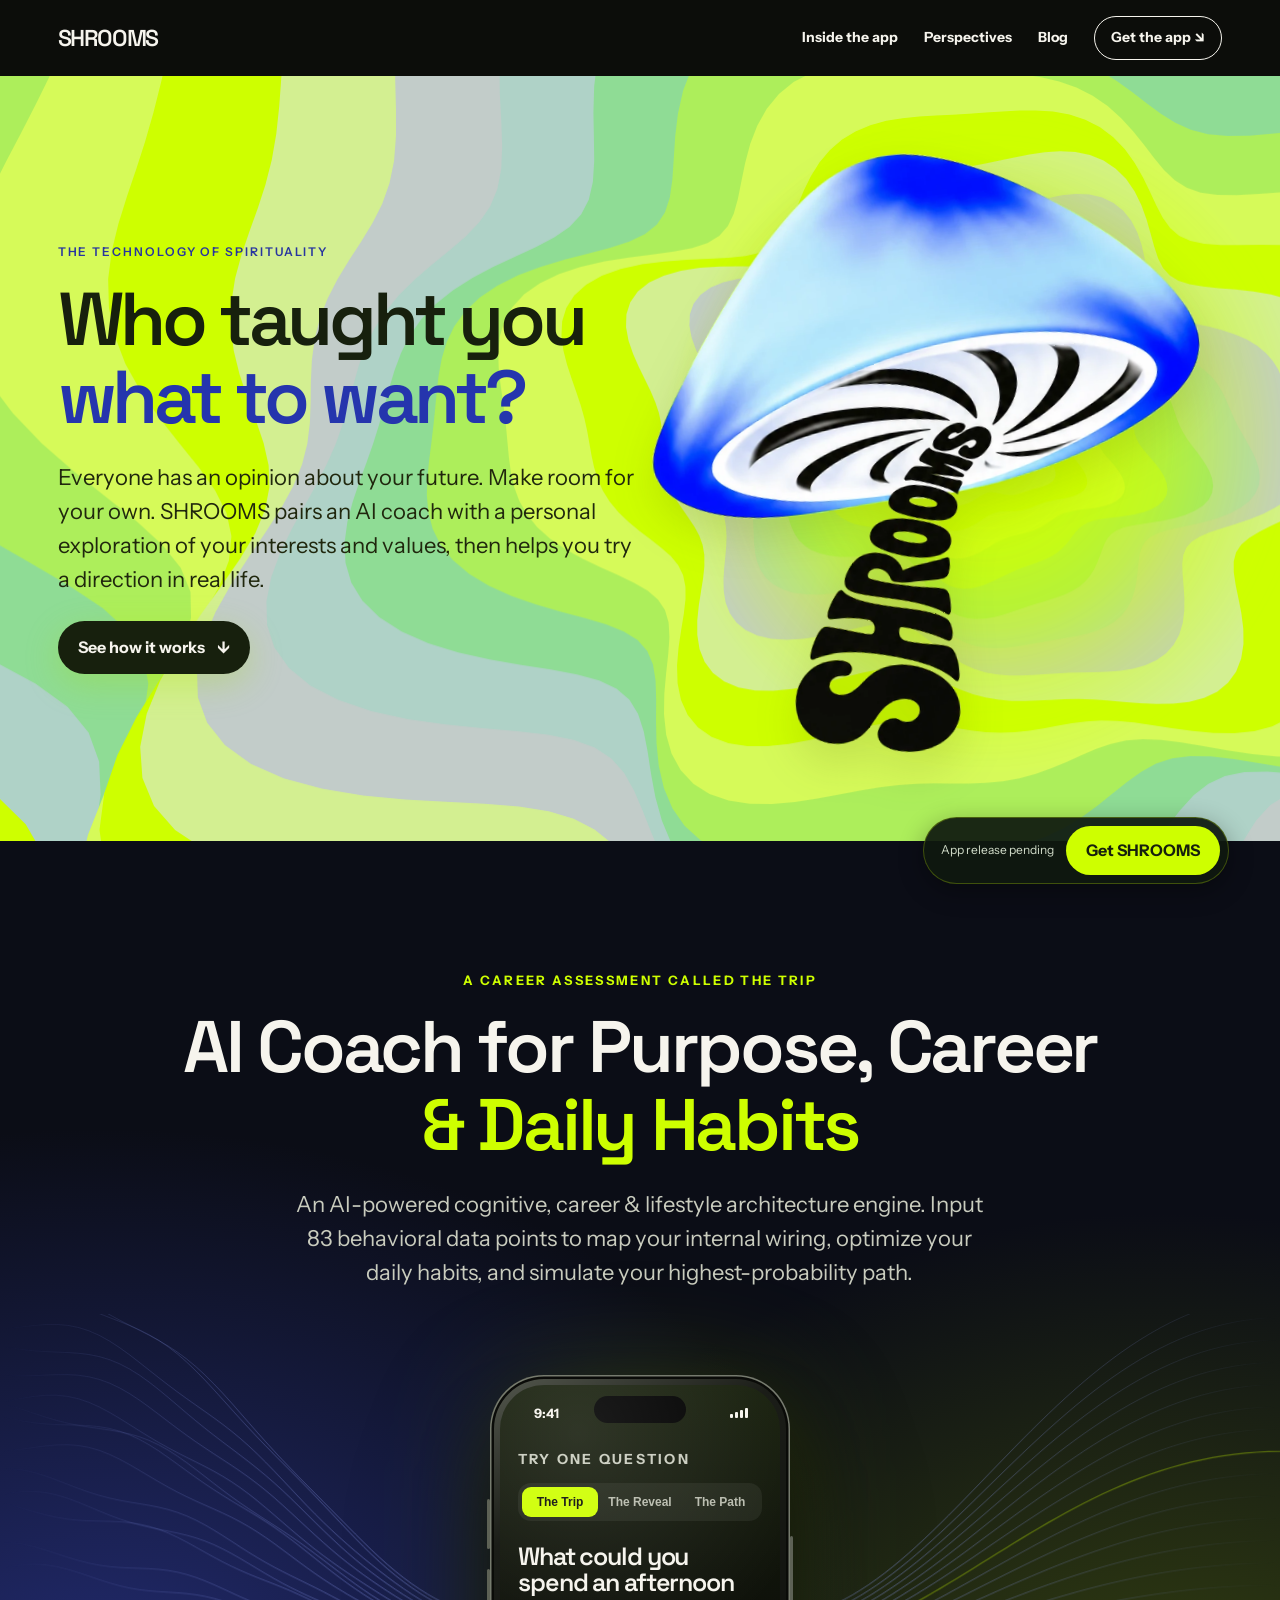
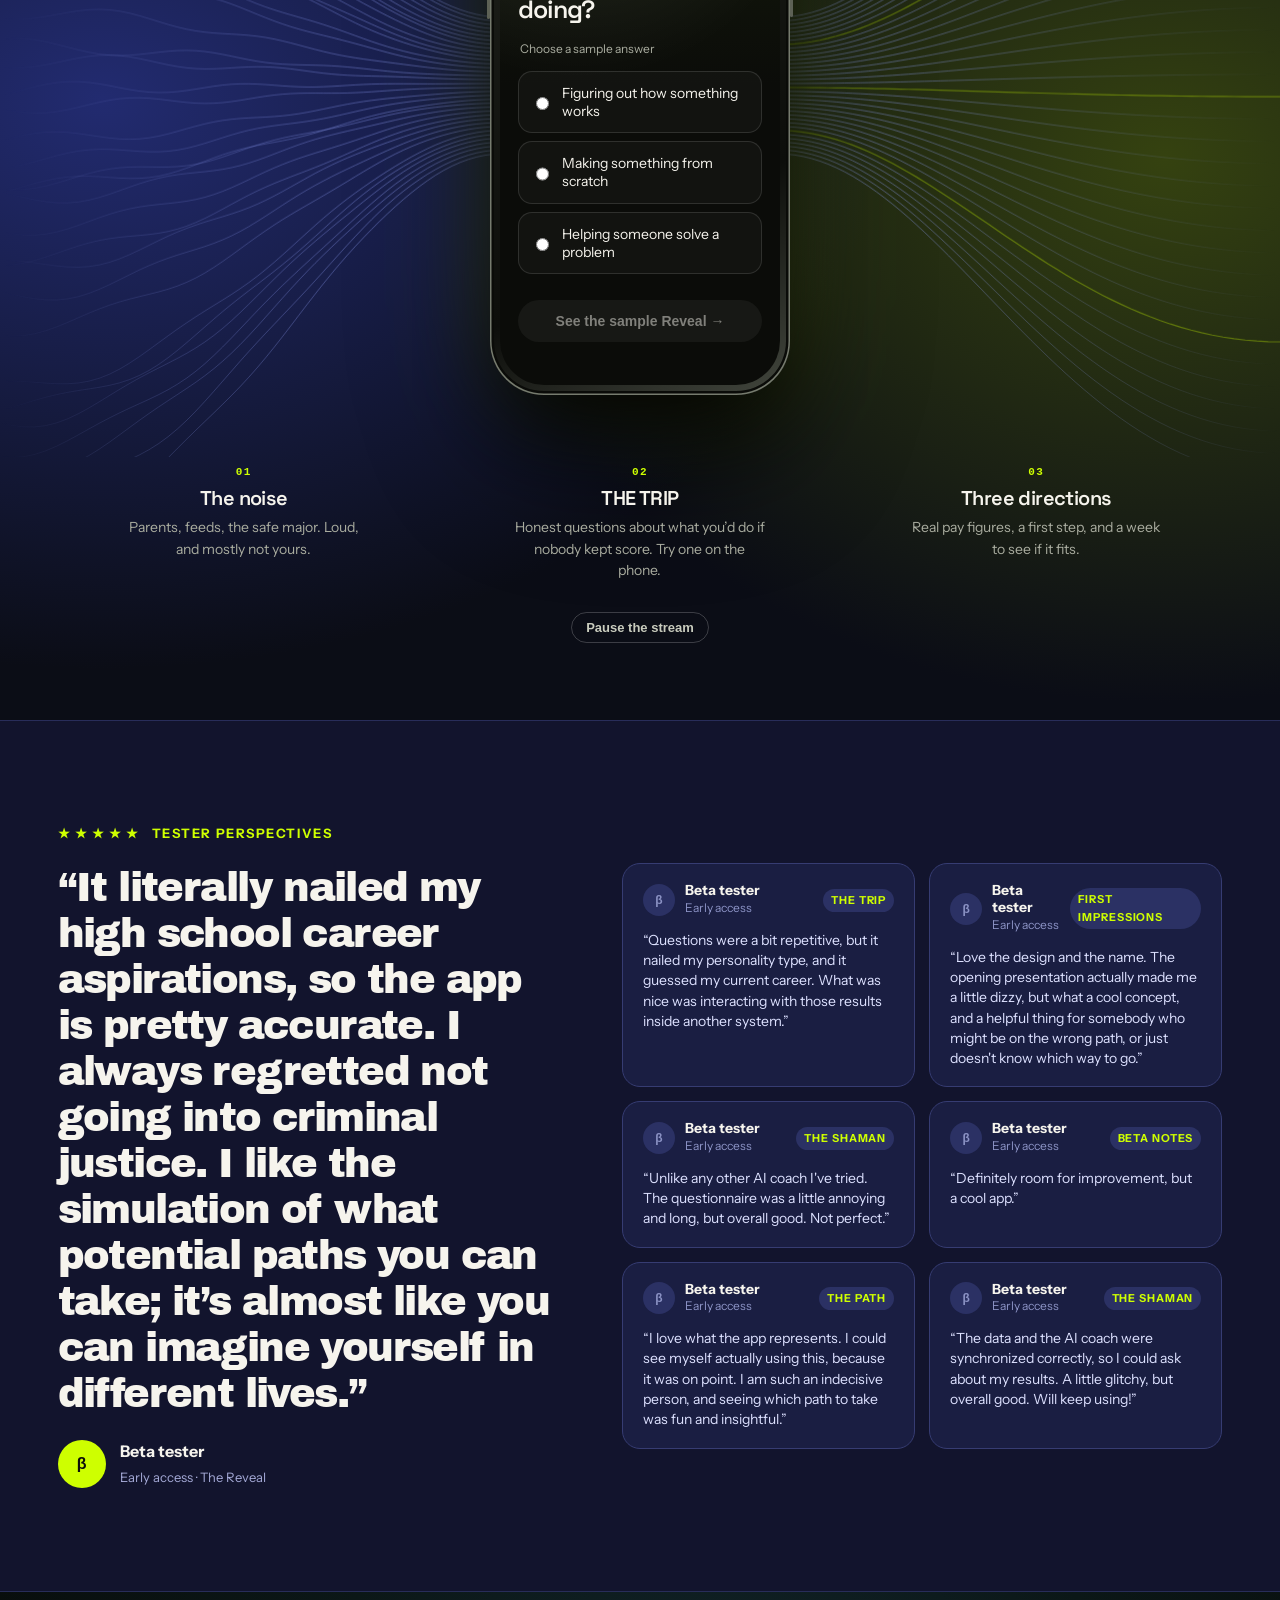
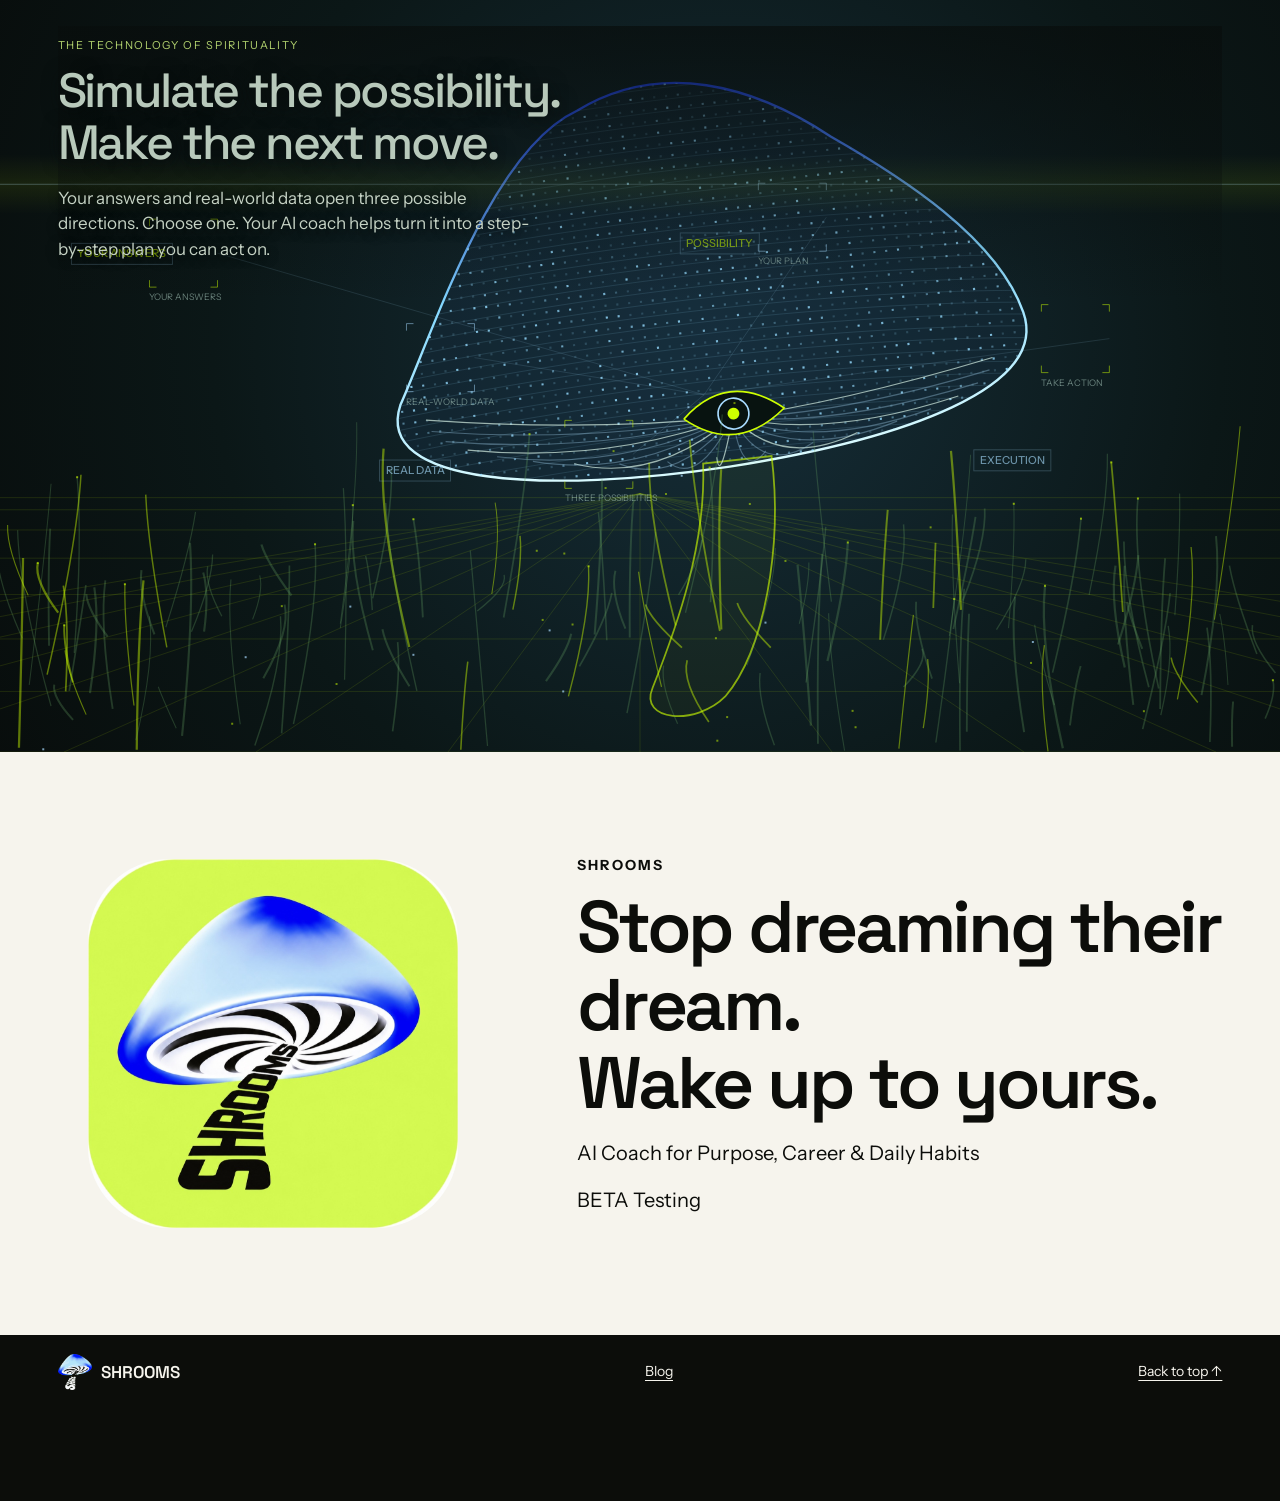
<file: index.html>
<!doctype html>
<html lang="en">
<head>
<meta charset="utf-8">
<meta name="viewport" content="width=device-width, initial-scale=1">
<meta name="description" content="An AI-powered cognitive, career & lifestyle architecture engine. Input 83 behavioral data points to map your internal wiring, optimize your daily habits, and simulate your highest-probability path.">
<meta property="og:type" content="website">
<meta property="og:url" content="https://getshrooms.app/">
<meta property="og:title" content="SHROOMS | Who taught you what to want?">
<meta property="og:description" content="An AI-powered cognitive, career & lifestyle architecture engine. Input 83 behavioral data points to map your internal wiring, optimize your daily habits, and simulate your highest-probability path.">
<meta property="og:image" content="https://getshrooms.app/assets/og-image.png">
<meta property="og:image:width" content="1200">
<meta property="og:image:height" content="630">
<meta property="og:image:alt" content="SHROOMS, Find what you love. Make it happen. Download on the App Store or get it on Google Play.">
<meta name="twitter:card" content="summary_large_image">
<meta name="twitter:title" content="SHROOMS | Who taught you what to want?">
<meta name="twitter:description" content="An AI-powered cognitive, career & lifestyle architecture engine. Input 83 behavioral data points to map your internal wiring, optimize your daily habits, and simulate your highest-probability path.">
<meta name="twitter:image" content="https://getshrooms.app/assets/og-image.png">
<meta name="theme-color" content="#0b0d09">
<title>SHROOMS | Who taught you what to want?</title>
<link rel="icon" href="assets/shrooms.png">
<link rel="preconnect" href="https://fonts.googleapis.com">
<link rel="preconnect" href="https://fonts.gstatic.com" crossorigin>
<link href="https://fonts.googleapis.com/css2?family=Archivo+Black&family=Instrument+Sans:wght@400;500;600;700&family=Space+Grotesk:wght@500;600;700&display=swap" rel="stylesheet">
<link rel="stylesheet" href="style.css?v=20261117-execution">
<script src="dither.js" defer></script>
<script src="neural-tunnel.js?v=2" defer></script>
<script src="stream.js" defer></script>
<script src="phone-demo.js" defer></script>
<script src="store-link.js?v=1" defer></script>
<script src="mushroom-field.js?v=5" defer></script>
<script async src="https://www.googletagmanager.com/gtm.js?id=GTM-KD65HXVJ"></script>
<script>
  window.dataLayer = window.dataLayer || [];
  function gtag(){dataLayer.push(arguments);}
  gtag('js', new Date());
</script>
</head>
<body>
<noscript><iframe src="https://www.googletagmanager.com/ns.html?id=GTM-KD65HXVJ" height="0" width="0" style="display:none;visibility:hidden"></iframe></noscript>
<header class="shell">
<a class="wordmark" href="./">SHROOMS</a>
<nav aria-label="Main"><a href="#preview">Inside the app</a><a class="reviews-nav" href="#reviews">Perspectives</a><a href="blog/">Blog</a><a class="store-link" href="#download">Get the app ↘</a></nav>
</header>
<main>
<section class="hero" aria-labelledby="headline">
<div class="hero-field" aria-hidden="true"><i></i><i></i><i></i></div>
<canvas class="neural-field" aria-hidden="true"></canvas>
<canvas class="dither" aria-hidden="true"></canvas>
<div class="shell stage">
<div class="hero-copy">
<p class="hero-kicker vapor-heading">The Technology of Spirituality</p>
<h1 id="headline"><span>Who taught you</span><em>what to want?</em></h1>
<p class="lead">Everyone has an opinion about your future. Make room for your own. SHROOMS pairs an AI coach with a personal exploration of your interests and values, then helps you try a direction in real life.</p>
<a class="button" href="#preview">See how it works <span aria-hidden="true">↓</span></a>
</div>
<div class="opening">
<div class="art"><img src="assets/shrooms.png" width="889" height="950" alt="Glacier-blue mushroom with SHROOMS lettering curled into its stem"></div>
<div class="sequence" aria-hidden="true">
<div class="sequence-diagram"><div class="sequence-axis"></div><i></i><i></i><i></i></div>
<div class="sequence-copy"><span></span><strong></strong></div>
<img class="sequence-logo" src="assets/shrooms.png" alt="">
<div class="sequence-progress"></div>
</div>
</div>
</div>
</section>
<section class="stream" id="preview" aria-labelledby="stream-title">
<div class="shell stream-head">
<p class="eyebrow">A CAREER ASSESSMENT CALLED THE TRIP</p>
<h2 id="stream-title">AI Coach for Purpose, Career<br><em>&amp; Daily Habits</em></h2>
<p class="lead">An AI-powered cognitive, career &amp; lifestyle architecture engine. Input 83 behavioral data points to map your internal wiring, optimize your daily habits, and simulate your highest-probability path.</p>
</div>
<div class="stream-stage">
<canvas class="stream-canvas" aria-hidden="true"></canvas>
<figure class="stream-device">
<div class="phone">
<span class="phone-island" aria-hidden="true"></span>
<div class="device-screen phone-demo">
<div class="phone-status" aria-hidden="true"><span>9:41</span><span class="phone-signal"><i></i><i></i><i></i><i></i></span></div>
<p class="demo-label">TRY ONE QUESTION</p>
<nav class="demo-stages" aria-label="Demo stages">
<button type="button" aria-pressed="true" aria-controls="demo-trip">The Trip</button>
<button type="button" aria-pressed="false" aria-controls="demo-reveal">The Reveal</button>
<button type="button" aria-pressed="false" aria-controls="demo-path">The Path</button>
</nav>
<section id="demo-trip">
<h3>What could you spend an afternoon doing?</h3>
<fieldset><legend>Choose a sample answer</legend>
<label><input type="radio" name="demo-interest" value="0"> Figuring out how something works</label>
<label><input type="radio" name="demo-interest" value="1"> Making something from scratch</label>
<label><input type="radio" name="demo-interest" value="2"> Helping someone solve a problem</label>
</fieldset>
<button class="demo-next" type="button" disabled>See the sample Reveal →</button>
</section>
<section id="demo-reveal" hidden>
<p>A sample result from the app.</p>
<a href="assets/reveal.jpg" aria-label="Open full-size sample Reveal"><img src="assets/reveal.jpg" width="459" height="1000" alt="Sample SHROOMS Reveal showing career directions, entry steps, and pay ranges"></a>
</section>
<section id="demo-path" hidden>
<h3>Give one direction a test run.</h3>
<p>Example first step for exploring research.</p>
<label class="demo-task"><input type="checkbox"> Pick a question you care about. Spend 20 minutes finding two sources that answer it.</label>
<p>Afterward, ask yourself which part you’d do again.</p>
</section>
</div>
</div>
</figure>
</div>
<div class="shell stream-legend">
<div><span>01</span><h3>The noise</h3><p>Parents, feeds, the safe major. Loud, and mostly not yours.</p></div>
<div><span>02</span><h3>THE TRIP</h3><p>Honest questions about what you’d do if nobody kept score. Try one on the phone.</p></div>
<div><span>03</span><h3>Three directions</h3><p>Real pay figures, a first step, and a week to see if it fits.</p></div>
</div>
<div class="shell stream-foot"><button class="demo-motion" type="button" aria-pressed="false">Pause the stream</button></div>
</section>
<section class="social-proof-16" id="reviews" aria-labelledby="sp16-quote-text">
<div class="shell sp16-container">
<div class="sp16-featured">
<div class="sp16-tag"><span>★ ★ ★ ★ ★</span> <span>TESTER PERSPECTIVES</span></div>
<blockquote class="sp16-quote" id="sp16-quote-text">
“It literally nailed my high school career aspirations, so the app is pretty accurate. I always regretted not going into criminal justice. I like the simulation of what potential paths you can take; it’s almost like you can imagine yourself in different lives.”
</blockquote>
<div class="sp16-author">
<div class="sp16-avatar">β</div>
<div class="sp16-meta">
<strong>Beta tester</strong>
<span>Early access · The Reveal</span>
</div>
</div>
</div>
<div class="sp16-grid">
<article class="sp16-card">
<div class="sp16-card-header">
<div class="sp16-user">
<span class="sp16-pic">β</span>
<div><strong>Beta tester</strong><span>Early access</span></div>
</div>
<span class="sp16-pill">The Trip</span>
</div>
<p>“Questions were a bit repetitive, but it nailed my personality type, and it guessed my current career. What was nice was interacting with those results inside another system.”</p>
</article>
<article class="sp16-card">
<div class="sp16-card-header">
<div class="sp16-user">
<span class="sp16-pic">β</span>
<div><strong>Beta tester</strong><span>Early access</span></div>
</div>
<span class="sp16-pill">First Impressions</span>
</div>
<p>“Love the design and the name. The opening presentation actually made me a little dizzy, but what a cool concept, and a helpful thing for somebody who might be on the wrong path, or just doesn't know which way to go.”</p>
</article>
<article class="sp16-card">
<div class="sp16-card-header">
<div class="sp16-user">
<span class="sp16-pic">β</span>
<div><strong>Beta tester</strong><span>Early access</span></div>
</div>
<span class="sp16-pill">The Shaman</span>
</div>
<p>“Unlike any other AI coach I've tried. The questionnaire was a little annoying and long, but overall good. Not perfect.”</p>
</article>
<article class="sp16-card">
<div class="sp16-card-header">
<div class="sp16-user">
<span class="sp16-pic">β</span>
<div><strong>Beta tester</strong><span>Early access</span></div>
</div>
<span class="sp16-pill">Beta Notes</span>
</div>
<p>“Definitely room for improvement, but a cool app.”</p>
</article>
<article class="sp16-card">
<div class="sp16-card-header">
<div class="sp16-user">
<span class="sp16-pic">β</span>
<div><strong>Beta tester</strong><span>Early access</span></div>
</div>
<span class="sp16-pill">The Path</span>
</div>
<p>“I love what the app represents. I could see myself actually using this, because it was on point. I am such an indecisive person, and seeing which path to take was fun and insightful.”</p>
</article>
<article class="sp16-card">
<div class="sp16-card-header">
<div class="sp16-user">
<span class="sp16-pic">β</span>
<div><strong>Beta tester</strong><span>Early access</span></div>
</div>
<span class="sp16-pill">The Shaman</span>
</div>
<p>“The data and the AI coach were synchronized correctly, so I could ask about my results. A little glitchy, but overall good. Will keep using!”</p>
</article>
</div>
</div>
</section>
<section class="mushroom-experiment" aria-label="Experimental SHROOMS circuit garden">
<canvas class="mushroom-field" role="img" aria-label="A low view through digital grass toward a glacier-blue mushroom formed from circuit lines and points, with an eye in its gills."></canvas>
<div class="garden-caption"><p>THE TECHNOLOGY OF SPIRITUALITY</p><h2>Simulate the possibility.<br>Make the next move.</h2><p class="garden-thought">Your answers and real-world data open three possible directions. Choose one. Your AI coach helps turn it into a step-by-step plan you can act on.</p></div>
</section>
<section class="download" id="download" aria-labelledby="download-title">
<div class="shell">
<img class="app-art" src="assets/launch-art.jpg" width="1139" height="1134" loading="lazy" alt="SHROOMS app icon: blue mushroom on a bright lime square">
<div class="download-copy">
<p class="app-name">SHROOMS</p>
<h2 id="download-title">Stop dreaming their dream.<br>Wake up to yours.</h2>
<p>AI Coach for Purpose, Career &amp; Daily Habits</p>
<p>BETA Testing</p>
</div>
</div>
</section>
</main>
<footer class="shell"><a class="wordmark" href="./"><img src="assets/shrooms.png" alt="">SHROOMS</a><a href="blog/">Blog</a><a href="#headline">Back to top ↑</a></footer>
<aside class="floating-download" aria-label="Get SHROOMS"><span class="download-status">App release pending</span><a href="#download">Get SHROOMS</a></aside>
</body>
</html>
</file>
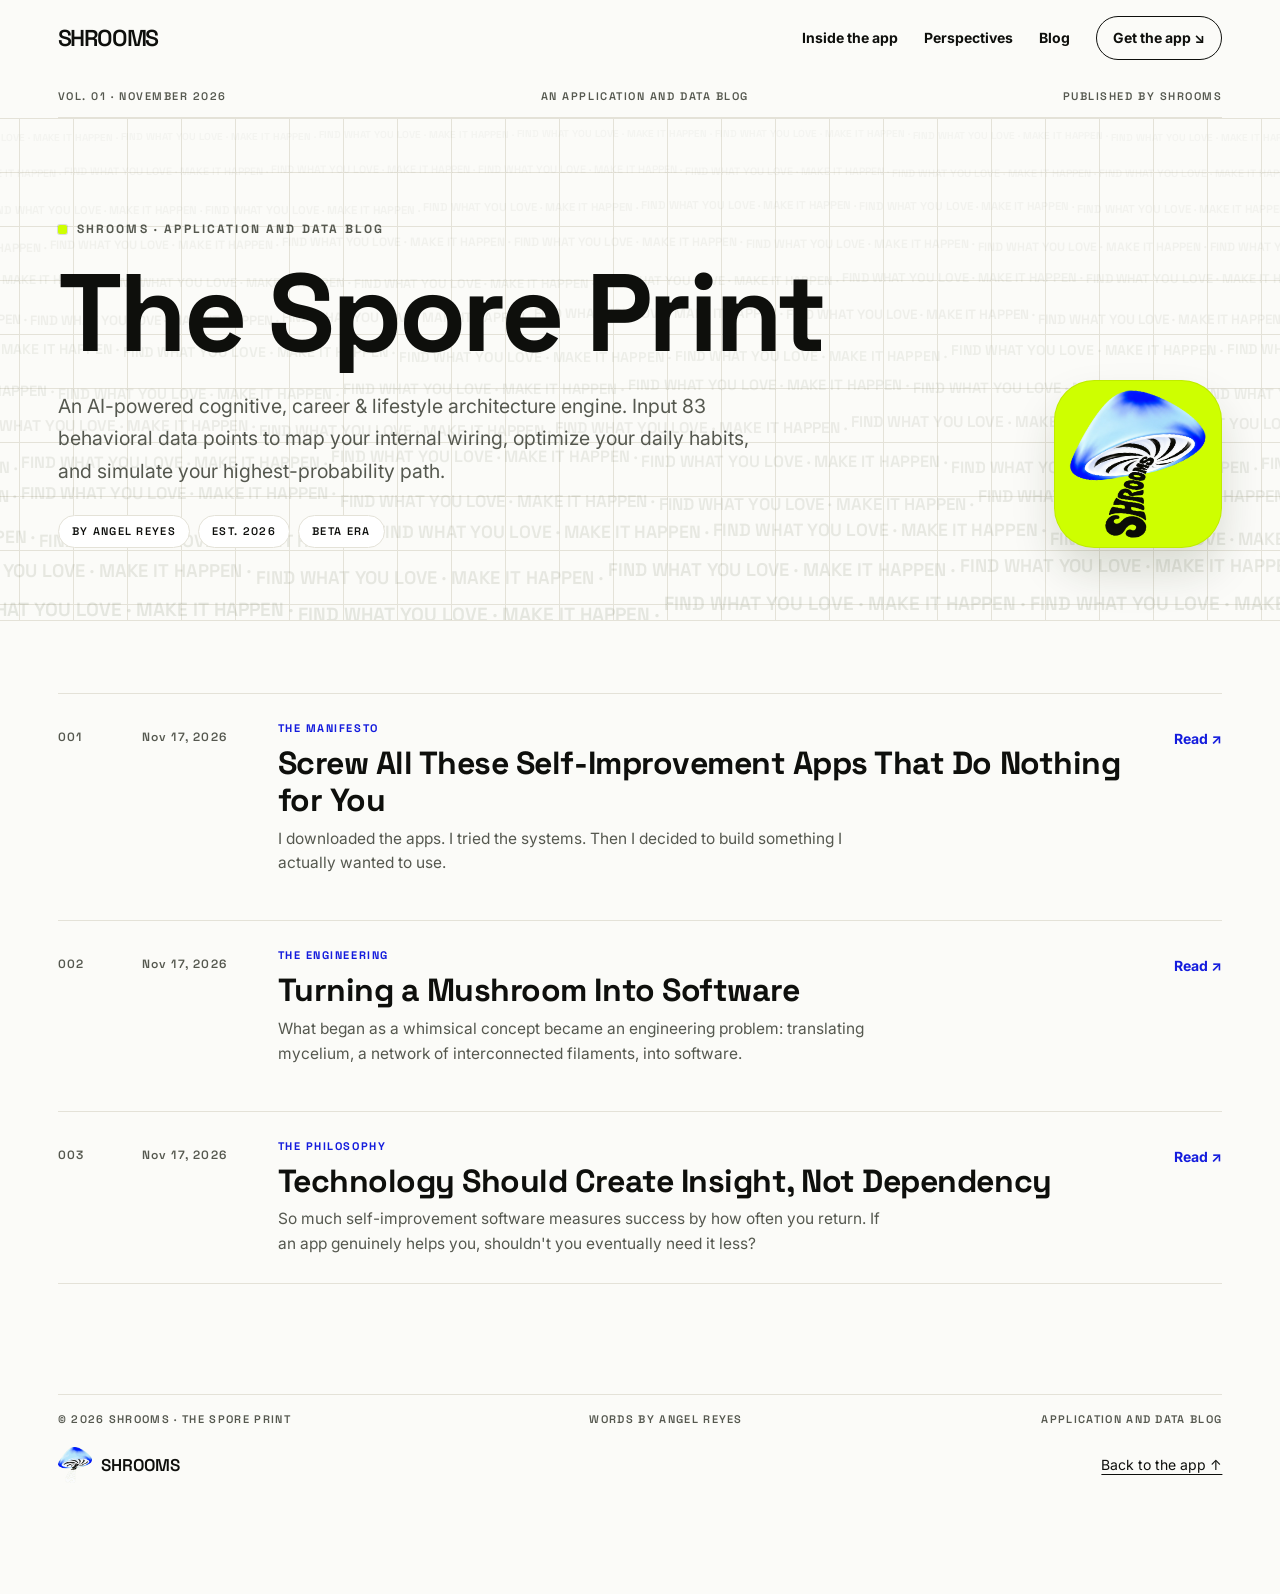
<file: blog/index.html>
<!doctype html>
<html lang="en">
<head>
<meta charset="utf-8">
<meta name="viewport" content="width=device-width, initial-scale=1">
<meta name="description" content="The Spore Print, the SHROOMS application and data blog. Notes on wanting, working, and becoming, from the engineer building an AI-powered cognitive, career & lifestyle architecture engine.">
<meta property="og:type" content="website">
<meta property="og:url" content="https://getshrooms.app/blog/">
<meta property="og:title" content="The Spore Print | SHROOMS Application and Data Blog">
<meta property="og:description" content="The SHROOMS application and data blog, notes on wanting, working, and becoming, by Angel Reyes.">
<meta property="og:image" content="https://getshrooms.app/assets/og-image.png">
<meta name="twitter:card" content="summary_large_image">
<meta name="twitter:title" content="The Spore Print | SHROOMS Application and Data Blog">
<meta name="twitter:description" content="The SHROOMS application and data blog, notes on wanting, working, and becoming, by Angel Reyes.">
<meta name="twitter:image" content="https://getshrooms.app/assets/og-image.png">
<meta name="theme-color" content="#ffffff">
<title>The Spore Print | SHROOMS Application and Data Blog</title>
<link rel="icon" href="../assets/shrooms.png">
<link rel="preconnect" href="https://fonts.googleapis.com">
<link rel="preconnect" href="https://fonts.gstatic.com" crossorigin>
<link href="https://fonts.googleapis.com/css2?family=Archivo+Black&family=Inter:wght@400;500;600;700&family=Space+Grotesk:wght@500;600;700&display=swap" rel="stylesheet">
<link rel="stylesheet" href="../style.css?v=20261117-execution">
<style>
 :root { color-scheme: light dark; --bg:#fbfbf8; --fg:#0e0f0c; --muted:#55584f; --line:#e4e2d8; --accent:#141cdd; --card:#ffffff; }
 @media (prefers-color-scheme: dark) { :root { --bg:#0c0d0a; --fg:#f6f4ed; --muted:#b9b7ac; --line:#f6f4ed24; --accent:#ceff00; --card:#12130e; } }
 body { background:var(--bg); color:var(--fg); font-family:"Inter",sans-serif; }
 .spore-hero { position:relative; overflow:hidden; border-bottom:1px solid var(--line);
 background-image:linear-gradient(var(--line) 1px,transparent 1px),linear-gradient(90deg,var(--line) 1px,transparent 1px);
 background-size:54px 54px; background-position:center top; }
 .spore-wave { position:absolute; inset:0; z-index:0; pointer-events:none; opacity:.55; }
 .spore-stage { position:relative; z-index:1; display:grid; grid-template-columns:minmax(0,1fr) auto; align-items:end; gap:clamp(24px,5vw,64px); padding:clamp(52px,8vw,104px) 0 clamp(40px,6vw,72px); }
 .spore-kicker { display:flex; align-items:center; gap:10px; font-family:"Space Grotesk",sans-serif; font-size:12px; font-weight:700; letter-spacing:.18em; text-transform:uppercase; color:var(--muted); margin:0 0 22px; }
 .spore-kicker::before { content:""; width:9px; height:9px; border-radius:2px; background:var(--lime); box-shadow:0 0 0 1px #0e0f0c22; }
 .spore-hero h1 { font-family:"Space Grotesk",sans-serif; font-weight:700; font-size:clamp(52px,9vw,110px); line-height:.96; letter-spacing:-.03em; margin:0 0 24px; }
 .spore-lead { max-width:58ch; font-size:clamp(16px,1.9vw,19.5px); line-height:1.65; color:var(--muted); margin:0 0 28px; }
 .spore-meta { display:flex; flex-wrap:wrap; gap:8px; }
 .spore-meta span { font-family:"Space Grotesk",sans-serif; font-size:11px; font-weight:600; letter-spacing:.12em; text-transform:uppercase; border:1px solid var(--line); border-radius:100px; padding:7px 13px; background:var(--card); }
 .app-tile { width:clamp(104px,14vw,168px); aspect-ratio:1; border-radius:24%; background:var(--lime); display:grid; place-items:center; box-shadow:0 24px 44px #1c2a0026, inset 0 0 0 1px #0e0f0c14; }
 .app-tile img { width:82%; height:auto; transform:rotate(-6deg); }
 .post-grid { padding:clamp(40px,6vw,72px) 0 clamp(64px,9vw,110px); display:grid; gap:18px; }
 .post-card { display:block; text-decoration:none; background:var(--card); color:var(--fg); border:1px solid var(--line); border-radius:18px; padding:clamp(24px,3.4vw,40px); transition:border-color .18s ease, transform .18s ease, box-shadow .18s ease; }
 a.post-card:hover { border-color:var(--accent); transform:translateY(-2px); box-shadow:0 18px 36px #0e0f0c12; }
 .post-card .post-tag { display:inline-block; font-family:"Space Grotesk",sans-serif; font-size:11px; font-weight:700; letter-spacing:.14em; text-transform:uppercase; color:var(--accent); border:1px solid var(--line); border-radius:100px; padding:6px 12px; margin-bottom:18px; }
 .post-card h2 { font-family:"Space Grotesk",sans-serif; font-weight:700; letter-spacing:-.015em; font-size:clamp(26px,3.6vw,40px); line-height:1.12; margin:0 0 12px; }
 .post-card p { max-width:62ch; margin:0 0 18px; line-height:1.65; color:var(--muted); font-size:16.5px; }
 .post-card .post-meta { font-family:"Space Grotesk",sans-serif; font-size:12px; font-weight:600; letter-spacing:.12em; text-transform:uppercase; color:var(--muted); margin:0 0 16px; }
 .post-card .read { font-weight:700; font-size:14.5px; color:var(--accent); }
 @media (max-width:700px) { .spore-stage { grid-template-columns:1fr; align-items:start; } .app-tile { width:96px; } }

 .masthead { display:flex; justify-content:space-between; gap:16px; flex-wrap:wrap; border-bottom:1px solid var(--line); padding:12px 0; font-family:"Space Grotesk",sans-serif; font-size:11px; font-weight:600; letter-spacing:.14em; text-transform:uppercase; color:var(--muted); }
 .post-row2 { display:grid; grid-template-columns:52px 104px minmax(0,1fr) auto; gap:clamp(14px,3vw,32px); align-items:start; text-decoration:none; color:var(--fg); border-top:1px solid var(--line); padding:26px 0; }
 .post-row2:last-child { border-bottom:1px solid var(--line); }
 .post-row2 .idx, .post-row2 .rdate { font-family:"Space Grotesk",sans-serif; font-size:12px; font-weight:600; letter-spacing:.1em; color:var(--muted); padding-top:8px; white-space:nowrap; }
 .post-row2 .rtag { display:block; font-family:"Space Grotesk",sans-serif; font-size:11px; font-weight:700; letter-spacing:.14em; text-transform:uppercase; color:var(--accent); margin-bottom:8px; }
 .post-row2 h2 { font-family:"Space Grotesk",sans-serif; font-weight:700; letter-spacing:-.015em; font-size:clamp(22px,3vw,32px); line-height:1.15; margin:0 0 8px; }
 .post-row2 p { max-width:62ch; margin:0; line-height:1.6; color:var(--muted); font-size:15.5px; }
 .post-row2 .go { font-weight:700; font-size:14px; color:var(--accent); padding-top:8px; white-space:nowrap; }
 a.post-row2:hover h2 { color:var(--accent); }
 .colophon { display:flex; justify-content:space-between; gap:16px; flex-wrap:wrap; border-top:1px solid var(--line); padding:16px 0 0; font-family:"Space Grotesk",sans-serif; font-size:11px; font-weight:600; letter-spacing:.12em; text-transform:uppercase; color:var(--muted); }
 @media (max-width:700px) { .post-row2 { grid-template-columns:44px minmax(0,1fr) auto; } .post-row2 .rdate { display:none; } .masthead span:last-child { display:none; } }
</style>
<script async src="https://www.googletagmanager.com/gtm.js?id=GTM-KD65HXVJ"></script>
<script>
  window.dataLayer = window.dataLayer || [];
  function gtag(){dataLayer.push(arguments);}
  gtag('js', new Date());
</script>
</head>
<body>
<noscript><iframe src="https://www.googletagmanager.com/ns.html?id=GTM-KD65HXVJ" height="0" width="0" style="display:none;visibility:hidden"></iframe></noscript>
<header class="shell">
<a class="wordmark" href="../">SHROOMS</a>
<nav aria-label="Main"><a href="../#preview">Inside the app</a><a class="reviews-nav" href="../#reviews">Perspectives</a><a href="./" aria-current="page">Blog</a><a class="store-link" href="../#download">Get the app ↘</a></nav>
</header>
<div class="shell masthead"><span>Vol. 01 · November 2026</span><span>An Application and Data Blog</span><span>Published by SHROOMS</span></div>
<main>
<section class="spore-hero">
<canvas class="spore-wave" aria-hidden="true"></canvas>
<div class="shell spore-stage">
<div>
<p class="spore-kicker">SHROOMS · Application and Data Blog</p>
<h1>The Spore Print</h1>
<p class="spore-lead">An AI-powered cognitive, career &amp; lifestyle architecture engine. Input 83 behavioral data points to map your internal wiring, optimize your daily habits, and simulate your highest-probability path.</p>
<div class="spore-meta"><span>By Angel Reyes</span><span>Est. 2026</span><span>Beta era</span></div>
</div>
<div class="app-tile"><img src="../assets/shrooms.png" alt="SHROOMS app icon, glacier-blue mushroom"></div>
</div>
</section>
<section class="post-grid shell" aria-label="Articles">
<a class="post-row2" href="screw-all-these-self-improvement-apps.html">
<span class="idx">001</span>
<span class="rdate">Nov 17, 2026</span>
<span class="rmain"><span class="rtag">The Manifesto</span><h2>Screw All These Self-Improvement Apps That Do Nothing for You</h2><p>I downloaded the apps. I tried the systems. Then I decided to build something I actually wanted to use.</p></span>
<span class="go">Read ↗</span>
</a>
<a class="post-row2" href="turning-a-mushroom-into-software.html">
<span class="idx">002</span>
<span class="rdate">Nov 17, 2026</span>
<span class="rmain"><span class="rtag">The Engineering</span><h2>Turning a Mushroom Into Software</h2><p>What began as a whimsical concept became an engineering problem: translating mycelium, a network of interconnected filaments, into software.</p></span>
<span class="go">Read ↗</span>
</a>
<a class="post-row2" href="technology-should-create-insight-not-dependency.html">
<span class="idx">003</span>
<span class="rdate">Nov 17, 2026</span>
<span class="rmain"><span class="rtag">The Philosophy</span><h2>Technology Should Create Insight, Not Dependency</h2><p>So much self-improvement software measures success by how often you return. If an app genuinely helps you, shouldn't you eventually need it less?</p></span>
<span class="go">Read ↗</span>
</a>
</section>
</main>
<div class="shell colophon"><span>© 2026 SHROOMS · The Spore Print</span><span>Words by Angel Reyes</span><span>Application and Data Blog</span></div>
<footer class="shell"><a class="wordmark" href="../"><img src="../assets/shrooms.png" alt="">SHROOMS</a><a href="../">Back to the app ↑</a></footer>
<script src="wave.js?v=1" defer></script>
</body>
</html>
</file>
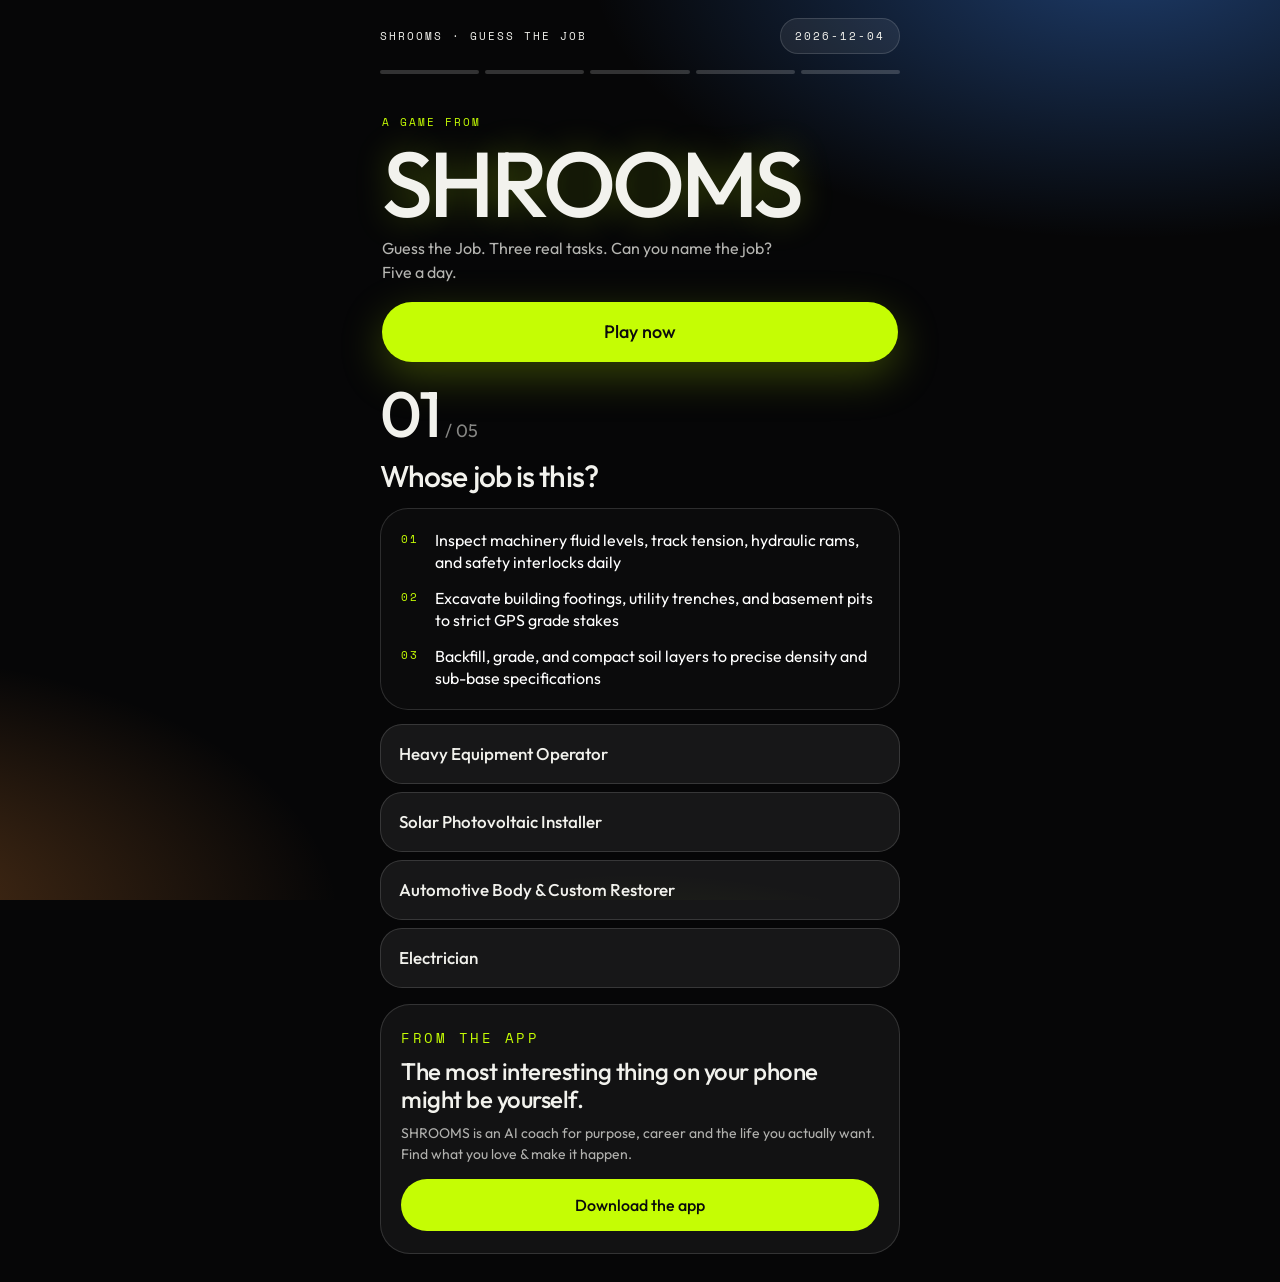
<file: guess.html>
<!doctype html>
<html lang="en">
<head>
<meta charset="utf-8">
<meta name="viewport" content="width=device-width, initial-scale=1, viewport-fit=cover">
<title>Guess the Job · from SHROOMS</title>
<meta name="description" content="Three real tasks. Can you name the job? Five a day.">
<meta property="og:title" content="Guess the Job · SHROOMS">
<meta property="og:description" content="Three real tasks. Can you name the job? Five a day.">
<meta name="theme-color" content="#060607">
<link rel="preconnect" href="https://fonts.googleapis.com">
<link rel="preconnect" href="https://fonts.gstatic.com" crossorigin>
<link href="https://fonts.googleapis.com/css2?family=Outfit:wght@400;500&family=Space+Mono&display=swap" rel="stylesheet">
<style>
  /* Guess the Job (Angel, Nov 23). No server, no tracking. Same five-a-day logic as src/lib/guessJob.ts
     (keep in step). Tasks from data/careers, sourced to O*NET and BLS. */
  :root { --lime:#d8f54a; --ink:#0b0b0c; --bg:#e8e8e4; --chip:#f6f6f3; --soft:rgba(11,11,12,.5); --line:rgba(11,11,12,.1); }
  * { box-sizing:border-box; margin:0; padding:0; }
  html { -webkit-text-size-adjust:100%; }
  body { background:var(--bg); color:var(--ink); font-family:"Outfit",system-ui,sans-serif; min-height:100dvh;
         padding:max(18px, env(safe-area-inset-top)) 16px max(28px, env(safe-area-inset-bottom)); }
  main { max-width:520px; margin:0 auto; display:flex; flex-direction:column; gap:16px; }
  .mono { font-family:"Space Mono",monospace; font-size:11px; letter-spacing:.18em; text-transform:uppercase; }
  header { display:flex; justify-content:space-between; align-items:center; gap:10px; }
  header .mono { white-space:nowrap; }
  @media (max-width:360px) { header .chip { display:none; } }
  .chip { background:var(--chip); border-radius:999px; padding:9px 14px; }
  .bar { display:flex; gap:6px; }
  .bar i { flex:1; height:4px; border-radius:2px; background:rgba(11,11,12,.12); }
  .bar i.ok { background:var(--ink); } .bar i.no { background:rgba(11,11,12,.4); }
  .num { display:flex; align-items:baseline; gap:6px; }
  .num b { font-weight:500; font-size:64px; line-height:1; letter-spacing:-.05em; }
  .num span { font-size:18px; color:var(--soft); }
  h1 { font-weight:500; font-size:30px; line-height:1.13; letter-spacing:-.03em; }
  .tasks { background:var(--ink); color:#fff; border-radius:28px; padding:20px; display:grid; gap:14px; list-style:none; }
  .tasks li { display:flex; gap:12px; font-size:16px; line-height:1.38; }
  .tasks li span { color:var(--lime); width:22px; flex:none; padding-top:3px; }
  .opts { display:grid; gap:8px; }
  .opt { appearance:none; border:0; text-align:left; min-height:60px; border-radius:22px; padding:14px 18px; background:var(--chip); color:var(--ink);
         font:500 17px/1.3 "Outfit",system-ui,sans-serif; cursor:pointer; display:flex; align-items:center; gap:12px; touch-action:manipulation; transition:transform .12s ease-out; }
  .opt:active { transform:scale(.98); }
  .opt em { margin-left:auto; font-style:normal; font-family:"Space Mono",monospace; font-size:11px; letter-spacing:.1em; white-space:nowrap; }
  .opt.right { background:var(--lime); } .opt.wrong { background:var(--ink); color:#fff; } .opt.dim { opacity:.45; }
  .reveal h2 { font-weight:500; font-size:22px; line-height:1.23; letter-spacing:-.02em; margin-bottom:8px; }
  .reveal p { font-size:15px; line-height:1.47; color:rgba(11,11,12,.75); margin-bottom:8px; }
  .btn { appearance:none; border:0; width:100%; min-height:58px; border-radius:29px; background:var(--ink); color:#fff; font:500 17px "Outfit",system-ui,sans-serif; cursor:pointer; touch-action:manipulation; }
  .card { background:var(--bg); border:1px solid var(--line); border-radius:30px; padding:14px; display:flex; flex-direction:column; gap:12px; }
  .card header { padding-left:6px; }
  .tilt { position:relative; transform:rotate(-3deg); margin:16px 2px 4px; }
  .tile { background:var(--lime); border-radius:28px; padding:44% 20px 20px; display:flex; flex-direction:column; gap:10px; }
  .tilt img { position:absolute; right:8px; top:6px; width:34%; height:auto; }
  .score { font-weight:500; font-size:96px; line-height:.95; letter-spacing:-.06em; }
  .sq { display:flex; gap:6px; } .sq i { width:22px; height:22px; border-radius:7px; border:2px solid var(--ink); } .sq i.ok { background:var(--ink); }
  .big { font-weight:500; font-size:22px; line-height:1.14; letter-spacing:-.03em; }
  .dock { display:flex; align-items:center; background:var(--ink); color:#fff; border-radius:999px; padding:5px 5px 5px 20px; min-height:52px; font-weight:500; font-size:14px; }
  .dock span { flex:1; } .dock i { width:42px; height:42px; border-radius:21px; background:var(--lime); color:var(--ink); display:grid; place-items:center; font-style:normal; }
  .rows { display:grid; gap:8px; } .rows p { font-size:15px; }
  .note { font-size:13px; line-height:1.5; color:rgba(11,11,12,.6); } .note a { color:var(--ink); }
  .hide { display:none !important; }
</style>
<style>
  /* getshrooms.app hosting skin (Muse, Nov 25): SHROOMS brand stage, black glass and lime,
     tie-dye glows from the eye (blue for career, warm for life). Game code untouched. */
  :root { --lime:#c5fd04; --soft:rgba(240,240,235,.55); --line:rgba(255,255,255,.14); --chip:rgba(255,255,255,.07); }
  body { color:#f2f2ed; background:#060607; }
  body::before { content:""; position:fixed; inset:0; z-index:-1; pointer-events:none; background:
    radial-gradient(60% 45% at 88% -5%, rgba(64,140,255,.40), rgba(64,140,255,0) 70%),
    radial-gradient(55% 42% at -12% 102%, rgba(255,150,60,.30), rgba(255,150,60,0) 70%),
    radial-gradient(42% 30% at 50% 118%, rgba(197,253,4,.15), rgba(197,253,4,0) 70%), #060607; }
  .chip { background:var(--chip); border:1px solid var(--line); }
  .bar i { background:rgba(255,255,255,.18); }
  .card { background:rgba(255,255,255,.05); }
  .tile { color:#0b0b0c; }
  .dock { border:1px solid var(--line); }
  .btn { background:var(--lime); color:#0b0b0c; }
  .btn.ghost { background:var(--chip); color:#f2f2ed; border:1px solid var(--line); }
  .note { color:rgba(240,240,235,.62); }
  .note a { color:var(--lime); }
  .promo { border:1px solid var(--line); background:rgba(255,255,255,.05); border-radius:30px; padding:22px 20px; display:flex; flex-direction:column; gap:10px; }
  .promo .mono { color:var(--lime); }
  .promo h2 { font-weight:500; font-size:24px; line-height:1.15; letter-spacing:-.02em; }
  .promo p { font-size:14px; line-height:1.5; color:rgba(240,240,235,.72); }
  .promo-btn { appearance:none; text-decoration:none; text-align:center; min-height:52px; border-radius:26px; background:var(--lime); color:#0b0b0c; font:500 16px "Outfit",system-ui,sans-serif; display:flex; align-items:center; justify-content:center; margin-top:4px; }

  .bar i.ok { background:var(--lime); }
  .bar i.no { background:rgba(255,255,255,.35); }
  .tasks { border:1px solid var(--line); }
  .opt { color:#f2f2ed; border:1px solid var(--line); }
  .opt.right { color:#0b0b0c; }
  .reveal p { color:rgba(240,240,235,.78); }

  /* Hero (Muse, Nov 25, at Angel's direction): the word SHROOMS large on top, Play now. */
  .hero { display:flex; flex-direction:column; gap:10px; padding:24px 2px 4px; }
  .hero .mono { color:var(--lime); }
  .wordmark { font-weight:500; font-size:clamp(58px,17vw,92px); line-height:.95; letter-spacing:-.045em; color:#f2f2ed; text-shadow:0 0 34px rgba(197,253,4,.28); }
  .hero-sub { font-size:16px; line-height:1.45; color:rgba(240,240,235,.75); max-width:36ch; }
  .playnow { appearance:none; border:0; cursor:pointer; margin-top:8px; min-height:60px; border-radius:30px; background:var(--lime); color:#0b0b0c; font:500 18px "Outfit",system-ui,sans-serif; box-shadow:0 14px 44px rgba(197,253,4,.25); touch-action:manipulation; }
  .playnow:active { transform:scale(.98); }
</style>
</head>
<body>
<main>
  <header><p class="mono">SHROOMS · GUESS THE JOB</p><p class="mono chip" id="datechip"></p></header>
  <div class="bar" id="bar" aria-hidden="true"></div>
  <section class="hero" id="hero">
    <p class="mono">A game from</p>
    <p class="wordmark">SHROOMS</p>
    <p class="hero-sub">Guess the Job. Three real tasks. Can you name the job? Five a day.</p>
    <button class="playnow" id="playnow" type="button">Play now</button>
  </section>


  <section id="play" style="display:flex;flex-direction:column;gap:14px">
    <div class="num"><b id="n">01</b><span>/ 05</span></div>
    <h1>Whose job is this?</h1>
    <ol class="tasks" id="tasks"></ol>
    <div class="opts" id="opts"></div>
    <div class="reveal hide" id="reveal">
      <h2 id="rh"></h2><p id="rs"></p><p id="rw"></p>
      <button class="btn" id="next" type="button"></button>
    </div>
  </section>

  <section id="result" class="hide" style="display:flex;flex-direction:column;gap:18px" aria-live="polite">
    <div class="card">
      <header><p class="mono">GUESS THE JOB</p><p class="mono chip" id="carddate"></p></header>
      <div class="tilt">
        <div class="tile">
          <p class="score" id="score"></p>
          <div class="sq" id="sq"></div>
          <p class="big">jobs guessed from<br>three real tasks.</p>
        </div>
        <img src="[data-uri]" alt="">
      </div>
      <div class="dock"><span>Can you beat me?</span><i aria-hidden="true">↗</i></div>
    </div>
    <button class="btn" id="share" type="button">Send my score to a friend</button>
    <p class="note" id="copied" aria-live="polite"></p>
    <p class="mono" style="color:var(--soft)">Today's five jobs</p>
    <div class="rows" id="rows"></div>
    <p class="note">Tasks come from O*NET and the U.S. Bureau of Labor Statistics, in plain words. Nothing is stored on a server, no account, no tracking. A new five every day.</p>
    <p class="note">Guess the Job is a small game from <a href="https://getshrooms.app">SHROOMS</a>, for people who don't know what they want yet. Find what you love &amp; make it happen.</p>
  </section>

  <aside class="promo">
    <p class="mono">From the app</p>
    <h2>The most interesting thing on your phone might be yourself.</h2>
    <p>SHROOMS is an AI coach for purpose, career and the life you actually want. Find what you love &amp; make it happen.</p>
    <a class="promo-btn" href="https://getshrooms.app">Download the app</a>
  </aside>
</main>
<script>
(function () {
  var ROUNDS = 5, $ = function (id) { return document.getElementById(id); };
  function pad(n) { return (n < 10 ? "0" : "") + n; }
  function dayKey(d) { return d.getFullYear() + "-" + pad(d.getMonth() + 1) + "-" + pad(d.getDate()); }
  function rng(seed) {
    var a = seed >>> 0;
    return function () {
      a = (a + 0x6d2b79f5) >>> 0;
      var t = a;
      t = Math.imul(t ^ (t >>> 15), t | 1);
      t ^= t + Math.imul(t ^ (t >>> 7), t | 61);
      return ((t ^ (t >>> 14)) >>> 0) / 4294967296;
    };
  }
  function shuffle(list, r) {
    var a = list.slice();
    for (var i = a.length - 1; i > 0; i--) { var j = Math.floor(r() * (i + 1)); var t = a[i]; a[i] = a[j]; a[j] = t; }
    return a;
  }
  function roundsFor(key, jobs) {
    var p = key.split("-").map(Number);
    var r = rng(Math.floor(Date.UTC(p[0], p[1] - 1, p[2]) / 86400000) * 2654435761);
    return shuffle(jobs, r).slice(0, ROUNDS).map(function (job) {
      var same = shuffle(jobs.filter(function (j) { return j.id !== job.id && j.area === job.area; }), r);
      var rest = shuffle(jobs.filter(function (j) { return j.id !== job.id && j.area !== job.area; }), r);
      var wrong = same.concat(rest).slice(0, 3).map(function (j) { return j.title; });
      return { job: job, options: shuffle([job.title].concat(wrong), r) };
    });
  }

  var m = /^#(\d{4}-\d{2}-\d{2})$/.exec(location.hash);
  var key = m ? m[1] : dayKey(new Date());
  var rounds, answers = [], step = 0;
  $("datechip").textContent = key; $("carddate").textContent = key;

  function bar() {
    var b = $("bar"); b.innerHTML = "";
    for (var i = 0; i < ROUNDS; i++) { var el = document.createElement("i"); if (i < answers.length) el.className = answers[i] === rounds[i].job.title ? "ok" : "no"; b.appendChild(el); }
  }
  function render() {
    bar();
    if (step >= ROUNDS) return finish();
    var rd = rounds[step];
    $("n").textContent = pad(step + 1);
    var t = $("tasks"); t.innerHTML = "";
    rd.job.tasks.forEach(function (task, i) {
      var li = document.createElement("li"); var s = document.createElement("span"); s.className = "mono"; s.textContent = pad(i + 1);
      li.appendChild(s); li.appendChild(document.createTextNode(task)); t.appendChild(li);
    });
    var o = $("opts"); o.innerHTML = "";
    rd.options.forEach(function (title) {
      var b = document.createElement("button"); b.className = "opt"; b.type = "button"; b.textContent = title;
      b.onclick = function () { pick(title); };
      o.appendChild(b);
    });
    $("reveal").classList.add("hide");
    window.scrollTo(0, 0);
  }
  function pick(title) {
    if (answers.length > step) return;
    var rd = rounds[step]; answers.push(title); bar();
    Array.prototype.forEach.call($("opts").children, function (b) {
      var t = b.textContent; b.disabled = true;
      if (t === rd.job.title) { b.classList.add("right"); b.insertAdjacentHTML("beforeend", "<em>RIGHT</em>"); }
      else if (t === title) { b.classList.add("wrong"); b.insertAdjacentHTML("beforeend", "<em>YOUR GUESS</em>"); }
      else b.classList.add("dim");
    });
    $("rh").textContent = (title === rd.job.title ? "Yes. " : "Not quite. ") + "It’s " + rd.job.title + ".";
    $("rs").textContent = rd.job.summary;
    $("rw").textContent = rd.job.wayIn ? "One way in: " + rd.job.wayIn + "." : "";
    $("next").textContent = step + 1 < ROUNDS ? "Next job" : "See my score";
    $("reveal").classList.remove("hide");
    $("reveal").scrollIntoView({ behavior: "smooth", block: "end" });
  }
  $("next").onclick = function () { step++; render(); };

  function finish() {
    $("play").classList.add("hide"); $("result").classList.remove("hide"); window.scrollTo(0, 0);
    var right = rounds.map(function (rd, i) { return answers[i] === rd.job.title; });
    var score = right.filter(Boolean).length;
    $("score").textContent = score + "/" + ROUNDS;
    $("sq").innerHTML = right.map(function (ok) { return '<i class="' + (ok ? "ok" : "") + '"></i>'; }).join("");
    $("rows").innerHTML = "";
    rounds.forEach(function (rd, i) { var p = document.createElement("p"); p.textContent = (right[i] ? "✓  " : "·  ") + rd.job.title; $("rows").appendChild(p); });
    var squares = right.map(function (ok) { return ok ? "🟩" : "⬜"; }).join("");
    var text = "Guess the Job · " + key + "\nI guessed " + score + " of " + ROUNDS + " jobs from their tasks. " + squares + "\nCan you beat me?";
    var url = location.href.split("#")[0] + "#" + key;
    $("share").onclick = function () {
      if (navigator.share) { navigator.share({ text: text, url: url }).catch(function () {}); return; }
      var all = text + " " + url;
      (navigator.clipboard ? navigator.clipboard.writeText(all) : Promise.reject()).then(function () {
        $("copied").textContent = "Copied. Paste it to a friend.";
      }, function () { $("copied").textContent = all; });
    };
  }

  fetch("guess-jobs.json").then(function (r) { return r.json(); }).then(function (jobs) {
    rounds = roundsFor(key, jobs); render();
  }).catch(function () { $("tasks").textContent = "Couldn't load today's jobs. Try again in a moment."; });
})();
</script>

<script>
/* Hero dismiss (Muse, Nov 25). The builders' game script is untouched. */
(function () { var b = document.getElementById("playnow"), h = document.getElementById("hero");
  if (b && h) b.addEventListener("click", function () { h.classList.add("hide"); window.scrollTo({ top: 0, behavior: "smooth" }); }); })();
</script>
</body>
</html>
</file>
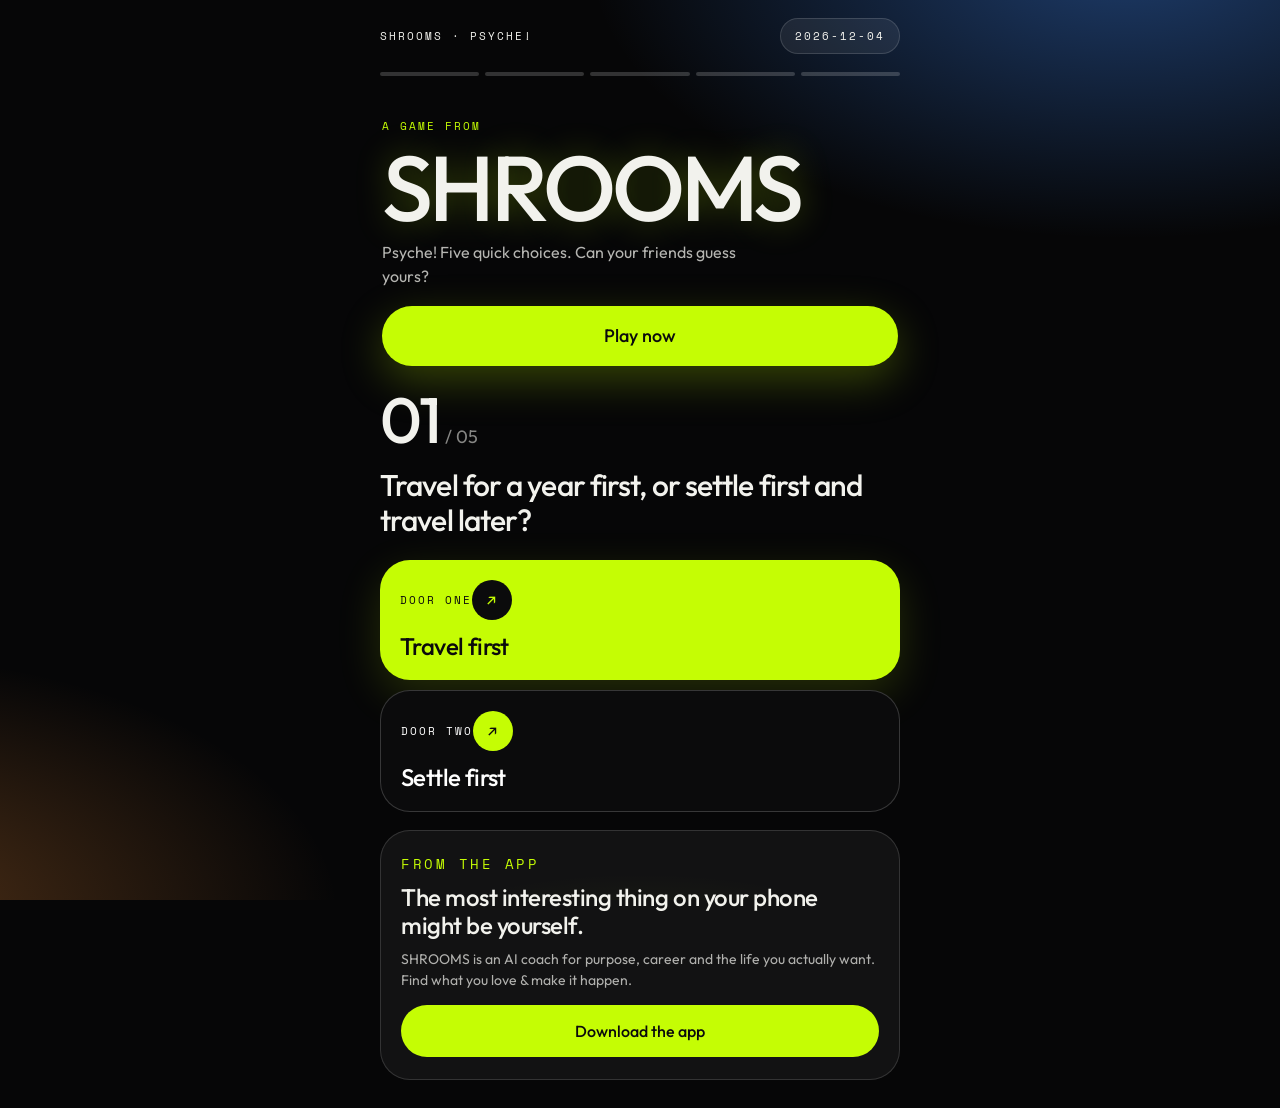
<file: psyche.html>
<!doctype html>
<html lang="en">
<head>
<meta charset="utf-8">
<meta name="viewport" content="width=device-width, initial-scale=1, viewport-fit=cover">
<title>Psyche! · from SHROOMS</title>
<meta name="description" content="Five quick choices. Can your friends guess yours?">
<meta property="og:title" content="Psyche! · SHROOMS">
<meta property="og:description" content="Five quick choices. Can you guess how your friend chose?">
<meta name="theme-color" content="#060607">
<link rel="preconnect" href="https://fonts.googleapis.com">
<link rel="preconnect" href="https://fonts.gstatic.com" crossorigin>
<link href="https://fonts.googleapis.com/css2?family=Outfit:wght@400;500&family=Space+Mono&display=swap" rel="stylesheet">
<style>
  /* Psyche! (Angel, Nov 23). No server, no tracking: a friend's picks arrive in the link after "#",
     which browsers never send to a server. Same five-a-day logic as src/lib/psyche.ts.
     Its own look, like the Calling Card: light, a lime door and a black door, the logo. */
  :root { --lime:#d8f54a; --ink:#0b0b0c; --bg:#e8e8e4; --chip:#f6f6f3; --soft:rgba(11,11,12,.5); --line:rgba(11,11,12,.1); }
  * { box-sizing:border-box; margin:0; padding:0; }
  html { -webkit-text-size-adjust:100%; }
  body { background:var(--bg); color:var(--ink); font-family:"Outfit",system-ui,sans-serif; min-height:100dvh;
         padding:max(18px, env(safe-area-inset-top)) 16px max(28px, env(safe-area-inset-bottom)); }
  main { max-width:520px; margin:0 auto; display:flex; flex-direction:column; gap:18px; min-height:calc(100dvh - 46px); }
  .mono { font-family:"Space Mono",monospace; font-size:11px; letter-spacing:.18em; text-transform:uppercase; }
  .soft { color:var(--soft); }
  header { display:flex; justify-content:space-between; align-items:center; gap:10px; }
  header .mono { white-space:nowrap; }
  @media (max-width:360px) { header .chip { display:none; } }
  .chip { background:var(--chip); border-radius:999px; padding:9px 14px; }
  .bar { display:flex; gap:6px; }
  .bar i { flex:1; height:4px; border-radius:2px; background:rgba(11,11,12,.12); }
  .bar i.on { background:var(--ink); }
  #play { flex:1; display:flex; flex-direction:column; justify-content:flex-end; gap:16px; }
  .num { display:flex; align-items:baseline; gap:6px; }
  .num b { font-weight:500; font-size:64px; line-height:1; letter-spacing:-.05em; }
  .num span { font-size:18px; color:var(--soft); }
  .ask { display:inline-flex; align-self:flex-start; gap:8px; align-items:center; background:var(--ink); color:#fff; border-radius:999px; padding:8px 14px; font-size:14px; font-weight:500; }
  .ask i { width:8px; height:8px; border-radius:4px; background:var(--lime); }
  h1 { font-weight:500; font-size:30px; line-height:1.17; letter-spacing:-.03em; }
  .doors { display:grid; gap:10px; margin-top:6px; }
  .door { appearance:none; border:0; text-align:left; min-height:118px; border-radius:30px; padding:20px; font:inherit; cursor:pointer;
          display:flex; flex-direction:column; justify-content:space-between; gap:12px; -webkit-tap-highlight-color:transparent; touch-action:manipulation; transition:transform .12s ease-out; }
  .door:active { transform:scale(.98); }
  .door .top { display:flex; justify-content:space-between; align-items:center; }
  .door .go { width:40px; height:40px; border-radius:20px; display:grid; place-items:center; }
  .door .label { font-size:24px; font-weight:500; line-height:1.17; letter-spacing:-.025em; }
  .door.a { background:var(--lime); color:var(--ink); } .door.a .go { background:var(--ink); color:var(--lime); }
  .door.b { background:var(--ink); color:#fff; } .door.b .go { background:var(--lime); color:var(--ink); }
  .card { background:var(--bg); border:1px solid var(--line); border-radius:30px; padding:14px; display:flex; flex-direction:column; gap:12px; }
  .card header { padding-left:6px; }
  .tilt { position:relative; transform:rotate(-3deg); margin:16px 2px 4px; }
  .tile { background:var(--lime); border-radius:28px; padding:54% 20px 20px; min-height:300px; display:flex; flex-direction:column; justify-content:flex-end; gap:12px; }
  .tilt img { position:absolute; right:6px; top:4px; width:42%; height:auto; }
  .big { font-weight:500; font-size:30px; line-height:1.07; letter-spacing:-.035em; }
  .scores { display:grid; grid-template-columns:1fr 1fr; gap:10px; }
  .score { border-radius:22px; padding:14px 16px; background:var(--ink); color:#fff; }
  .score .mono { letter-spacing:.08em; white-space:nowrap; font-size:10px; }
  .score b { display:block; font-weight:500; font-size:44px; letter-spacing:-.04em; line-height:1; margin-top:8px; }
  .score.l { background:#fff; color:var(--ink); }
  .dock { display:flex; align-items:center; background:var(--ink); color:#fff; border-radius:999px; padding:5px 5px 5px 20px; min-height:52px; font-weight:500; font-size:14px; }
  .dock span { flex:1; } .dock i { width:42px; height:42px; border-radius:21px; background:var(--lime); color:var(--ink); display:grid; place-items:center; font-style:normal; }
  .btn { appearance:none; border:0; width:100%; min-height:58px; border-radius:29px; background:var(--ink); color:#fff; font:500 17px "Outfit",system-ui,sans-serif; cursor:pointer; touch-action:manipulation; }
  .btn.ghost { background:var(--chip); color:var(--ink); }
  .rows { display:grid; gap:12px; }
  .row { border-top:1px solid var(--line); padding-top:12px; display:grid; gap:4px; }
  .row p { font-size:15px; line-height:1.35; }
  .row .them { color:var(--soft); font-size:13px; }
  .note { font-size:13px; line-height:1.5; color:rgba(11,11,12,.6); }
  .note a { color:var(--ink); }
  .hide { display:none !important; }
</style>
<style>
  /* getshrooms.app hosting skin (Muse, Nov 25): SHROOMS brand stage, black glass and lime,
     tie-dye glows from the eye (blue for career, warm for life). Game code untouched. */
  :root { --lime:#c5fd04; --soft:rgba(240,240,235,.55); --line:rgba(255,255,255,.14); --chip:rgba(255,255,255,.07); }
  body { color:#f2f2ed; background:#060607; }
  body::before { content:""; position:fixed; inset:0; z-index:-1; pointer-events:none; background:
    radial-gradient(60% 45% at 88% -5%, rgba(64,140,255,.40), rgba(64,140,255,0) 70%),
    radial-gradient(55% 42% at -12% 102%, rgba(255,150,60,.30), rgba(255,150,60,0) 70%),
    radial-gradient(42% 30% at 50% 118%, rgba(197,253,4,.15), rgba(197,253,4,0) 70%), #060607; }
  .chip { background:var(--chip); border:1px solid var(--line); }
  .bar i { background:rgba(255,255,255,.18); }
  .card { background:rgba(255,255,255,.05); }
  .tile { color:#0b0b0c; }
  .dock { border:1px solid var(--line); }
  .btn { background:var(--lime); color:#0b0b0c; }
  .btn.ghost { background:var(--chip); color:#f2f2ed; border:1px solid var(--line); }
  .note { color:rgba(240,240,235,.62); }
  .note a { color:var(--lime); }
  .promo { border:1px solid var(--line); background:rgba(255,255,255,.05); border-radius:30px; padding:22px 20px; display:flex; flex-direction:column; gap:10px; }
  .promo .mono { color:var(--lime); }
  .promo h2 { font-weight:500; font-size:24px; line-height:1.15; letter-spacing:-.02em; }
  .promo p { font-size:14px; line-height:1.5; color:rgba(240,240,235,.72); }
  .promo-btn { appearance:none; text-decoration:none; text-align:center; min-height:52px; border-radius:26px; background:var(--lime); color:#0b0b0c; font:500 16px "Outfit",system-ui,sans-serif; display:flex; align-items:center; justify-content:center; margin-top:4px; }

  .bar i.on { background:var(--lime); }
  .ask { border:1px solid var(--line); }
  .door.a { box-shadow:0 14px 44px rgba(197,253,4,.16); }
  .door.b { border:1px solid rgba(255,255,255,.18); }

  /* Hero (Muse, Nov 25, at Angel's direction): the word SHROOMS large on top, Play now. */
  .hero { display:flex; flex-direction:column; gap:10px; padding:24px 2px 4px; }
  .hero .mono { color:var(--lime); }
  .wordmark { font-weight:500; font-size:clamp(58px,17vw,92px); line-height:.95; letter-spacing:-.045em; color:#f2f2ed; text-shadow:0 0 34px rgba(197,253,4,.28); }
  .hero-sub { font-size:16px; line-height:1.45; color:rgba(240,240,235,.75); max-width:36ch; }
  .playnow { appearance:none; border:0; cursor:pointer; margin-top:8px; min-height:60px; border-radius:30px; background:var(--lime); color:#0b0b0c; font:500 18px "Outfit",system-ui,sans-serif; box-shadow:0 14px 44px rgba(197,253,4,.25); touch-action:manipulation; }
  .playnow:active { transform:scale(.98); }
</style>
</head>
<body>
<main>
  <header><p class="mono">SHROOMS · PSYCHE!</p><p class="mono chip" id="datechip"></p></header>
  <div class="bar" id="bar" aria-hidden="true"></div>
  <section class="hero" id="hero">
    <p class="mono">A game from</p>
    <p class="wordmark">SHROOMS</p>
    <p class="hero-sub">Psyche! Five quick choices. Can your friends guess yours?</p>
    <button class="playnow" id="playnow" type="button">Play now</button>
  </section>


  <section id="play">
    <div class="num"><b id="n">01</b><span>/ 05</span></div>
    <p class="ask hide" id="ask"><i></i><span></span></p>
    <h1 id="q"></h1>
    <div class="doors">
      <button class="door a" id="da" type="button"><span class="top"><span class="mono">Door one</span><span class="go" aria-hidden="true">↗</span></span><span class="label"></span></button>
      <button class="door b" id="db" type="button"><span class="top"><span class="mono">Door two</span><span class="go" aria-hidden="true">↗</span></span><span class="label"></span></button>
    </div>
  </section>

  <section id="result" class="hide" style="display:flex;flex-direction:column;gap:18px" aria-live="polite">
    <div class="card">
      <header><p class="mono">PSYCHE!</p><p class="mono chip" id="carddate"></p></header>
      <div class="tilt">
        <div class="tile">
          <div class="scores hide" id="scores"></div>
          <p class="big" id="rtitle"></p>
        </div>
        <img src="[data-uri]" alt="">
      </div>
      <div class="dock"><span id="dock">getshrooms.app</span><i aria-hidden="true">↗</i></div>
    </div>
    <button class="btn" id="share" type="button"></button>
    <button class="btn ghost hide" id="own" type="button">Make your own five</button>
    <p class="note" id="copied" aria-live="polite"></p>
    <div class="rows" id="rows"></div>
    <p class="note">Your picks travel only inside the link you send. Nothing is stored on a server, no account, no tracking. A new five every day.</p>
    <p class="note">Psyche! is a small game from <a href="https://getshrooms.app">SHROOMS</a>, for people who don't know what they want yet. Find what you love &amp; make it happen.</p>
  </section>

  <aside class="promo">
    <p class="mono">From the app</p>
    <h2>The most interesting thing on your phone might be yourself.</h2>
    <p>SHROOMS is an AI coach for purpose, career and the life you actually want. Find what you love &amp; make it happen.</p>
    <a class="promo-btn" href="https://getshrooms.app">Download the app</a>
  </aside>
</main>
<script>
(function () {
  var ROUND = 5, FORKS = [], $ = function (id) { return document.getElementById(id); };
  function pad(n) { return (n < 10 ? "0" : "") + n; }
  function dayKey(d) { return d.getFullYear() + "-" + pad(d.getMonth() + 1) + "-" + pad(d.getDate()); }
  function forksFor(key) {
    var p = key.split("-").map(Number), day = Math.floor(Date.UTC(p[0], p[1] - 1, p[2]) / 86400000), n = FORKS.length;
    var start = ((day * 7) % n + n) % n, out = [];
    for (var i = 0; i < ROUND; i++) out.push(FORKS[(start + i) % n]);
    return out;
  }
  function base() { return location.href.split("#")[0]; }

  // a friend's link looks like #2026-11-23.abbab
  var m = /^#(\d{4}-\d{2}-\d{2})\.([ab]{5})$/.exec(location.hash);
  var friend = m ? m[2].split("") : null;
  var key = m ? m[1] : dayKey(new Date());
  var forks, mine = [], guesses = [], step = 0, guessing = !!friend;
  $("datechip").textContent = key; $("carddate").textContent = key;

  function render() {
    var bar = $("bar"); bar.innerHTML = "";
    for (var i = 0; i < ROUND; i++) { var el = document.createElement("i"); if (i < step) el.className = "on"; bar.appendChild(el); }
    if (step >= ROUND) return finish();
    var f = forks[step];
    $("n").textContent = pad(step + 1);
    $("ask").classList.toggle("hide", !friend);
    $("ask").lastChild.textContent = guessing ? "What did your friend pick?" : "And you?";
    $("q").textContent = f.q;
    $("da").querySelector(".label").textContent = f.a;
    $("db").querySelector(".label").textContent = f.b;
  }
  function choose(p) {
    if (friend && guessing) { guesses[step] = p; guessing = false; }
    else { mine[step] = p; step++; guessing = !!friend; }
    render();
  }
  $("da").onclick = function () { choose("a"); };
  $("db").onclick = function () { choose("b"); };

  function row(lines) {
    var r = document.createElement("div"); r.className = "row";
    lines.forEach(function (l, i) { var p = document.createElement("p"); if (i) p.className = "them"; p.textContent = l; r.appendChild(p); });
    $("rows").appendChild(r);
  }
  function finish() {
    $("play").classList.add("hide");
    $("result").classList.remove("hide");
    $("rows").innerHTML = "";
    var shareText, shareUrl = base() + "#" + key + "." + mine.join("");
    if (friend) {
      var read = 0, match = 0;
      forks.forEach(function (f, i) {
        if (guesses[i] === friend[i]) read++;
        if (mine[i] === friend[i]) match++;
        row([f.q, "They picked: " + f[friend[i]] + (guesses[i] === friend[i] ? "  ✓ you guessed it" : "  · you guessed " + f[guesses[i]]), "You picked: " + f[mine[i]]]);
      });
      $("scores").classList.remove("hide");
      $("scores").innerHTML = '<div class="score"><span class="mono">You read them</span><b>' + read + '/5</b></div><div class="score l"><span class="mono">Chose alike</span><b>' + match + '/5</b></div>';
      $("rtitle").textContent = read >= 4 ? "You really know them." : read >= 2 ? "You half know them." : "Psyche! They surprised you.";
      $("dock").textContent = "Your turn: send yours back";
      shareText = "Psyche! I read you " + read + " of 5. We chose alike " + match + " of 5. Can you guess mine?";
      $("share").textContent = "Send yours back";
      $("own").classList.remove("hide");
    } else {
      forks.forEach(function (f, i) { row([f[mine[i]]]); });
      $("rtitle").textContent = "I made my five. Can you guess how I chose?";
      $("dock").textContent = "Tap the link to play";
      shareText = "Psyche! Can you guess how I chose? Five quick choices, one minute.";
      $("share").textContent = "Send it to a friend";
    }
    $("share").onclick = function () {
      if (navigator.share) { navigator.share({ text: shareText, url: shareUrl }).catch(function () {}); return; }
      var all = shareText + " " + shareUrl;
      (navigator.clipboard ? navigator.clipboard.writeText(all) : Promise.reject()).then(function () {
        $("copied").textContent = "Link copied. Paste it to a friend.";
      }, function () { $("copied").textContent = all; });
    };
  }
  $("own").onclick = function () { location.href = base(); };

  fetch("psyche-forks.json").then(function (r) { return r.json(); }).then(function (data) {
    FORKS = data; forks = forksFor(key); render();
  }).catch(function () { $("q").textContent = "Couldn't load today's five. Try again in a moment."; });
})();
</script>

<script>
/* Hero dismiss (Muse, Nov 25). The builders' game script is untouched. */
(function () { var b = document.getElementById("playnow"), h = document.getElementById("hero");
  if (b && h) b.addEventListener("click", function () { h.classList.add("hide"); window.scrollTo({ top: 0, behavior: "smooth" }); }); })();
</script>
</body>
</html>
</file>
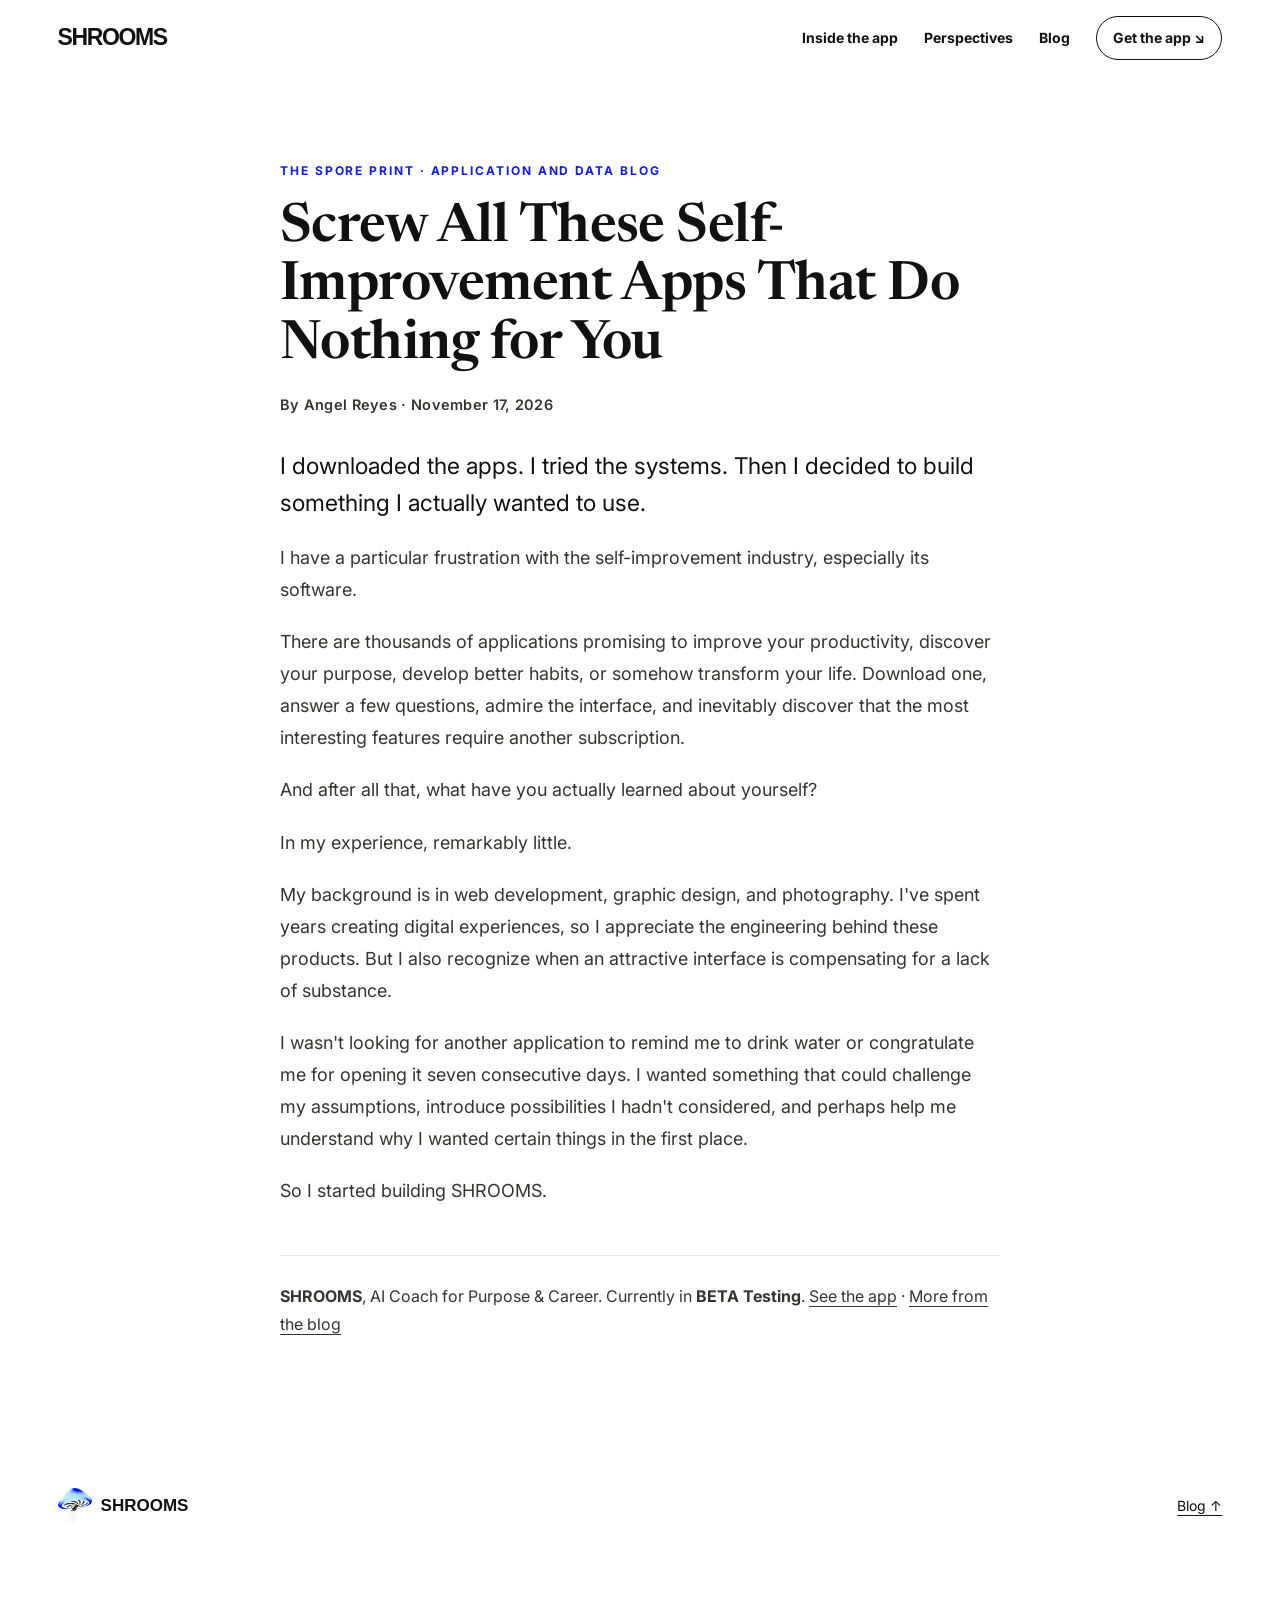
<file: blog/screw-all-these-self-improvement-apps.html>
<!doctype html>
<html lang="en">
<head>
<meta charset="utf-8">
<meta name="viewport" content="width=device-width, initial-scale=1">
<meta name="description" content="I downloaded the apps. I tried the systems. Then I decided to build something I actually wanted to use. A founder's note on the self-improvement industry, and why SHROOMS exists.">
<meta property="og:type" content="article">
<meta property="og:url" content="https://getshrooms.app/blog/screw-all-these-self-improvement-apps.html">
<meta property="og:title" content="Screw All These Self-Improvement Apps That Do Nothing for You | SHROOMS Blog">
<meta property="og:description" content="I downloaded the apps. I tried the systems. Then I decided to build something I actually wanted to use.">
<meta property="og:image" content="https://getshrooms.app/assets/og-image.png">
<meta name="twitter:card" content="summary_large_image">
<meta name="twitter:title" content="Screw All These Self-Improvement Apps That Do Nothing for You | SHROOMS Blog">
<meta name="twitter:description" content="I downloaded the apps. I tried the systems. Then I decided to build something I actually wanted to use.">
<meta name="twitter:image" content="https://getshrooms.app/assets/og-image.png">
<meta name="theme-color" content="#ffffff">
<title>Screw All These Self-Improvement Apps That Do Nothing for You | SHROOMS Blog</title>
<link rel="icon" href="../assets/shrooms.png">
<link rel="preconnect" href="https://fonts.googleapis.com">
<link rel="preconnect" href="https://fonts.gstatic.com" crossorigin>
<link href="https://fonts.googleapis.com/css2?family=Archivo+Black&family=Inter:wght@400;500;600;700&family=Newsreader:opsz,wght@6..72,500;6..72,600;6..72,700&display=swap" rel="stylesheet">
<link rel="stylesheet" href="../style.css?v=20261117-execution">
<style>
 :root { color-scheme: light dark; --bg:#ffffff; --fg:#101210; --muted:#33362f; --line:#e6e4dc; --accent:#141cdd; }
 @media (prefers-color-scheme: dark) { :root { --bg:#0c0d0a; --fg:#f6f4ed; --muted:#d8d5c9; --line:#f6f4ed2e; --accent:#ceff00; } }
 body { background:var(--bg); color:var(--fg); font-family:"Inter",sans-serif; }
 .article { max-width:72ch; padding:clamp(44px,7vw,84px) 0 clamp(64px,9vw,110px); }
 .article .blog-kicker { font-size:12px; font-weight:700; letter-spacing:.16em; text-transform:uppercase; color:var(--accent); margin:0 0 18px; }
 .article h1 { font-family:"Newsreader",Georgia,serif; font-weight:600; font-size:clamp(34px,5vw,54px); line-height:1.08; letter-spacing:-.01em; margin:0 0 26px; }
 .article h2 { font-family:"Newsreader",Georgia,serif; font-weight:600; font-size:clamp(23px,3vw,31px); line-height:1.22; margin:46px 0 12px; }
 .article p { font-size:18px; line-height:1.78; color:var(--muted); margin:0 0 20px; }
 .article .standfirst { font-size:clamp(19px,2.4vw,23px); line-height:1.62; color:var(--fg); }
 .article .byline { font-size:14.5px; font-weight:600; letter-spacing:.02em; color:var(--muted); margin:-8px 0 30px; }
 .article .endmark { border-top:1px solid var(--line); margin-top:48px; padding-top:26px; }
 .article .endmark p { font-size:16px; }
</style>
<script type="application/ld+json">
{"@context":"https://schema.org","@type":"Article","headline":"Screw All These Self-Improvement Apps That Do Nothing for You","description":"I downloaded the apps. I tried the systems. Then I decided to build something I actually wanted to use.","author":{"@type":"Person","name":"Angel Reyes"},"datePublished":"2026-11-17","publisher":{"@type":"Organization","name":"SHROOMS"},"mainEntityOfPage":"https://getshrooms.app/blog/screw-all-these-self-improvement-apps.html"}
</script>
<script async src="https://www.googletagmanager.com/gtm.js?id=GTM-KD65HXVJ"></script>
<script>
  window.dataLayer = window.dataLayer || [];
  function gtag(){dataLayer.push(arguments);}
  gtag('js', new Date());
</script>
</head>
<body>
<noscript><iframe src="https://www.googletagmanager.com/ns.html?id=GTM-KD65HXVJ" height="0" width="0" style="display:none;visibility:hidden"></iframe></noscript>
<header class="shell">
<a class="wordmark" href="../">SHROOMS</a>
<nav aria-label="Main"><a href="../#preview">Inside the app</a><a class="reviews-nav" href="../#reviews">Perspectives</a><a href="./">Blog</a><a class="store-link" href="../#download">Get the app ↘</a></nav>
</header>
<main>
<article class="article shell">
<p class="blog-kicker">The Spore Print · Application and Data Blog</p>
<h1>Screw All These Self-Improvement Apps That Do Nothing for You</h1>
<p class="byline">By Angel Reyes · November 17, 2026</p>
<p class="standfirst">I downloaded the apps. I tried the systems. Then I decided to build something I actually wanted to use.</p>
<p>I have a particular frustration with the self-improvement industry, especially its software.</p>
<p>There are thousands of applications promising to improve your productivity, discover your purpose, develop better habits, or somehow transform your life. Download one, answer a few questions, admire the interface, and inevitably discover that the most interesting features require another subscription.</p>
<p>And after all that, what have you actually learned about yourself?</p>
<p>In my experience, remarkably little.</p>
<p>My background is in web development, graphic design, and photography. I've spent years creating digital experiences, so I appreciate the engineering behind these products. But I also recognize when an attractive interface is compensating for a lack of substance.</p>
<p>I wasn't looking for another application to remind me to drink water or congratulate me for opening it seven consecutive days. I wanted something that could challenge my assumptions, introduce possibilities I hadn't considered, and perhaps help me understand why I wanted certain things in the first place.</p>
<p>So I started building SHROOMS.</p>
<div class="endmark">
<p><strong>SHROOMS</strong>, AI Coach for Purpose &amp; Career. Currently in <strong>BETA Testing</strong>. <a href="../#download">See the app</a> · <a href="./">More from the blog</a></p>
</div>
</article>
</main>
<footer class="shell"><a class="wordmark" href="../"><img src="../assets/shrooms.png" alt="">SHROOMS</a><a href="./">Blog ↑</a></footer>
</body>
</html>
</file>
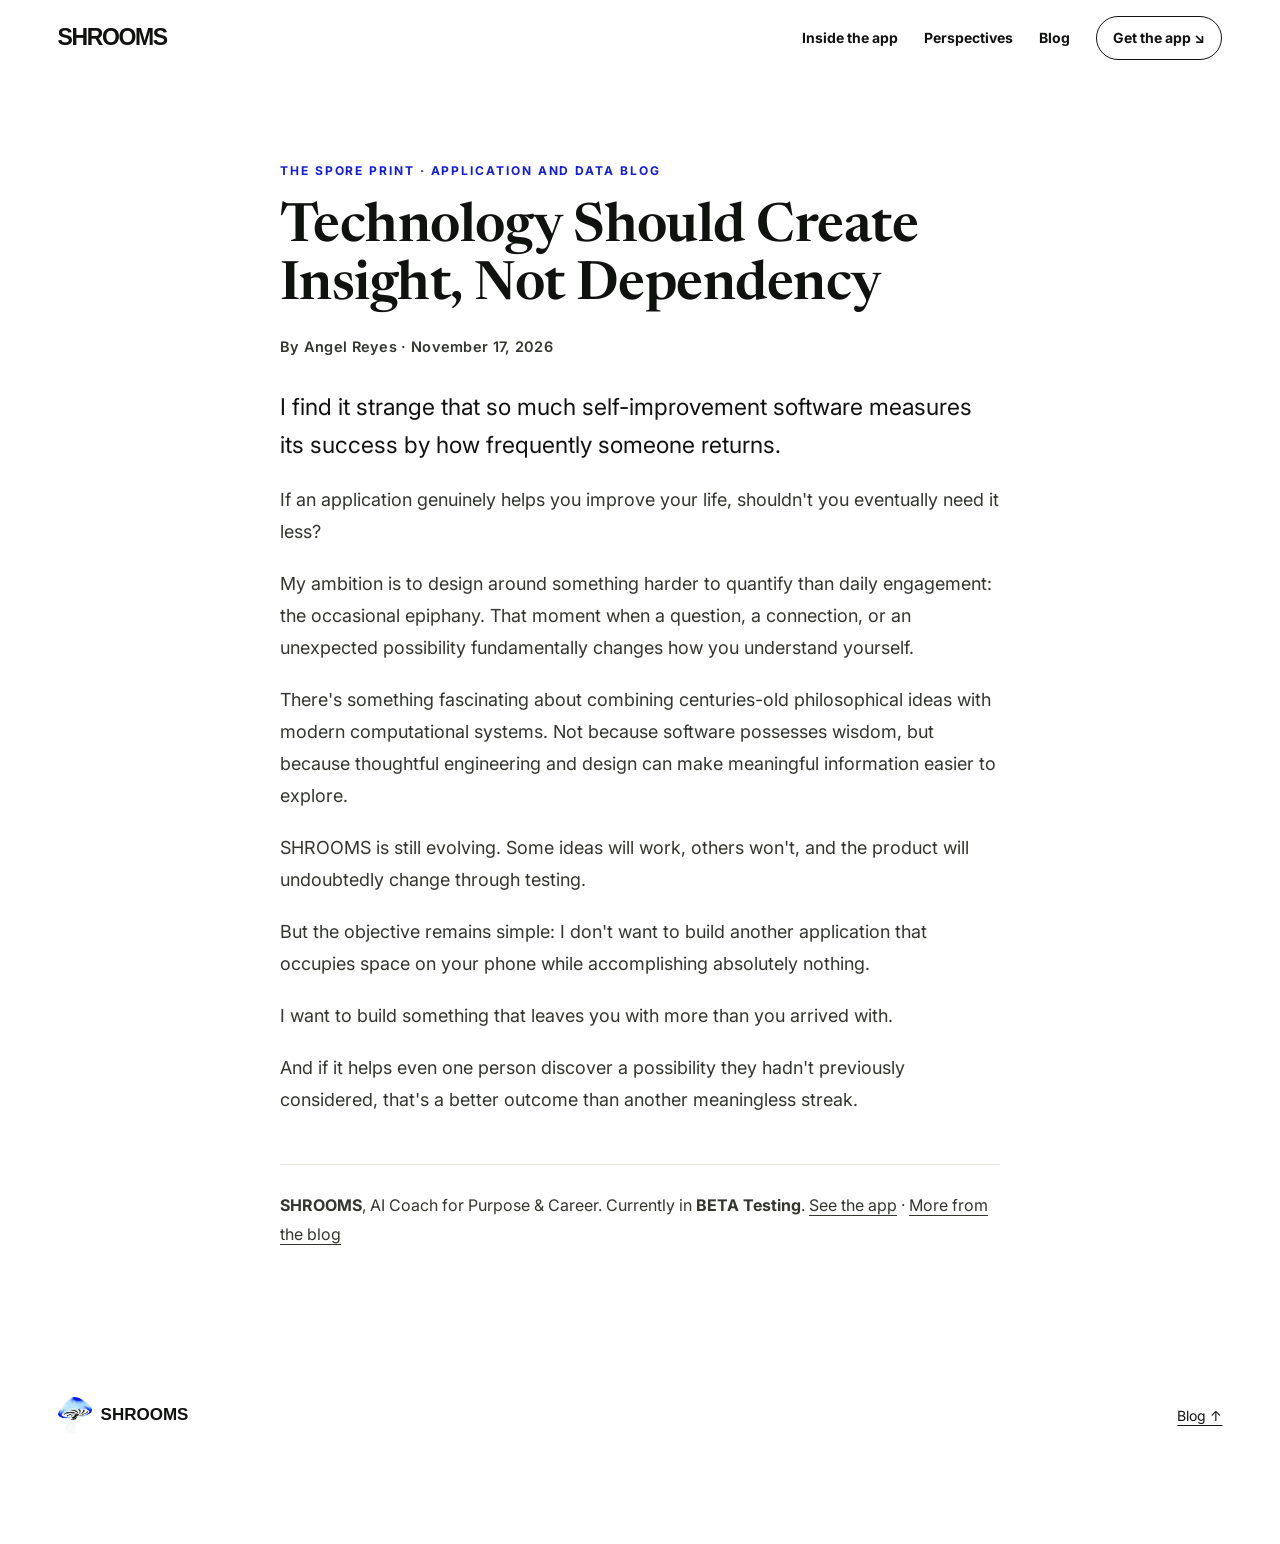
<file: blog/technology-should-create-insight-not-dependency.html>
<!doctype html>
<html lang="en">
<head>
<meta charset="utf-8">
<meta name="viewport" content="width=device-width, initial-scale=1">
<meta name="description" content="So much self-improvement software measures success by how often you return. If an app genuinely helps you, shouldn't you eventually need it less?">
<meta property="og:type" content="article">
<meta property="og:url" content="https://getshrooms.app/blog/technology-should-create-insight-not-dependency.html">
<meta property="og:title" content="Technology Should Create Insight, Not Dependency | SHROOMS Blog">
<meta property="og:description" content="So much self-improvement software measures success by how often you return. If an app genuinely helps you, shouldn't you eventually need it less?">
<meta property="og:image" content="https://getshrooms.app/assets/og-image.png">
<meta name="twitter:card" content="summary_large_image">
<meta name="twitter:title" content="Technology Should Create Insight, Not Dependency | SHROOMS Blog">
<meta name="twitter:description" content="So much self-improvement software measures success by how often you return. If an app genuinely helps you, shouldn't you eventually need it less?">
<meta name="twitter:image" content="https://getshrooms.app/assets/og-image.png">
<meta name="theme-color" content="#ffffff">
<title>Technology Should Create Insight, Not Dependency | SHROOMS Blog</title>
<link rel="icon" href="../assets/shrooms.png">
<link rel="preconnect" href="https://fonts.googleapis.com">
<link rel="preconnect" href="https://fonts.gstatic.com" crossorigin>
<link href="https://fonts.googleapis.com/css2?family=Archivo+Black&family=Inter:wght@400;500;600;700&family=Newsreader:opsz,wght@6..72,500;6..72,600;6..72,700&display=swap" rel="stylesheet">
<link rel="stylesheet" href="../style.css?v=20261117-execution">
<style>
 :root { color-scheme: light dark; --bg:#ffffff; --fg:#101210; --muted:#33362f; --line:#e6e4dc; --accent:#141cdd; }
 @media (prefers-color-scheme: dark) { :root { --bg:#0c0d0a; --fg:#f6f4ed; --muted:#d8d5c9; --line:#f6f4ed2e; --accent:#ceff00; } }
 body { background:var(--bg); color:var(--fg); font-family:"Inter",sans-serif; }
 .article { max-width:72ch; padding:clamp(44px,7vw,84px) 0 clamp(64px,9vw,110px); }
 .article .blog-kicker { font-size:12px; font-weight:700; letter-spacing:.16em; text-transform:uppercase; color:var(--accent); margin:0 0 18px; }
 .article h1 { font-family:"Newsreader",Georgia,serif; font-weight:600; font-size:clamp(34px,5vw,54px); line-height:1.08; letter-spacing:-.01em; margin:0 0 26px; }
 .article h2 { font-family:"Newsreader",Georgia,serif; font-weight:600; font-size:clamp(23px,3vw,31px); line-height:1.22; margin:46px 0 12px; }
 .article p { font-size:18px; line-height:1.78; color:var(--muted); margin:0 0 20px; }
 .article .standfirst { font-size:clamp(19px,2.4vw,23px); line-height:1.62; color:var(--fg); }
 .article .byline { font-size:14.5px; font-weight:600; letter-spacing:.02em; color:var(--muted); margin:-8px 0 30px; }
 .article .endmark { border-top:1px solid var(--line); margin-top:48px; padding-top:26px; }
 .article .endmark p { font-size:16px; }
</style>
<script type="application/ld+json">
{"@context":"https://schema.org","@type":"Article","headline":"Technology Should Create Insight, Not Dependency","description":"So much self-improvement software measures success by how often you return. If an app genuinely helps you, shouldn't you eventually need it less?","author":{"@type":"Person","name":"Angel Reyes"},"datePublished":"2026-11-17","publisher":{"@type":"Organization","name":"SHROOMS"},"mainEntityOfPage":"https://getshrooms.app/blog/technology-should-create-insight-not-dependency.html"}
</script>
<script async src="https://www.googletagmanager.com/gtm.js?id=GTM-KD65HXVJ"></script>
<script>
  window.dataLayer = window.dataLayer || [];
  function gtag(){dataLayer.push(arguments);}
  gtag('js', new Date());
</script>
</head>
<body>
<noscript><iframe src="https://www.googletagmanager.com/ns.html?id=GTM-KD65HXVJ" height="0" width="0" style="display:none;visibility:hidden"></iframe></noscript>
<header class="shell">
<a class="wordmark" href="../">SHROOMS</a>
<nav aria-label="Main"><a href="../#preview">Inside the app</a><a class="reviews-nav" href="../#reviews">Perspectives</a><a href="./">Blog</a><a class="store-link" href="../#download">Get the app ↘</a></nav>
</header>
<main>
<article class="article shell">
<p class="blog-kicker">The Spore Print · Application and Data Blog</p>
<h1>Technology Should Create Insight, Not Dependency</h1>
<p class="byline">By Angel Reyes · November 17, 2026</p>
<p class="standfirst">I find it strange that so much self-improvement software measures its success by how frequently someone returns.</p>
<p>If an application genuinely helps you improve your life, shouldn't you eventually need it less?</p>
<p>My ambition is to design around something harder to quantify than daily engagement: the occasional epiphany. That moment when a question, a connection, or an unexpected possibility fundamentally changes how you understand yourself.</p>
<p>There's something fascinating about combining centuries-old philosophical ideas with modern computational systems. Not because software possesses wisdom, but because thoughtful engineering and design can make meaningful information easier to explore.</p>
<p>SHROOMS is still evolving. Some ideas will work, others won't, and the product will undoubtedly change through testing.</p>
<p>But the objective remains simple: I don't want to build another application that occupies space on your phone while accomplishing absolutely nothing.</p>
<p>I want to build something that leaves you with more than you arrived with.</p>
<p>And if it helps even one person discover a possibility they hadn't previously considered, that's a better outcome than another meaningless streak.</p>
<div class="endmark">
<p><strong>SHROOMS</strong>, AI Coach for Purpose &amp; Career. Currently in <strong>BETA Testing</strong>. <a href="../#download">See the app</a> · <a href="./">More from the blog</a></p>
</div>
</article>
</main>
<footer class="shell"><a class="wordmark" href="../"><img src="../assets/shrooms.png" alt="">SHROOMS</a><a href="./">Blog ↑</a></footer>
</body>
</html>
</file>
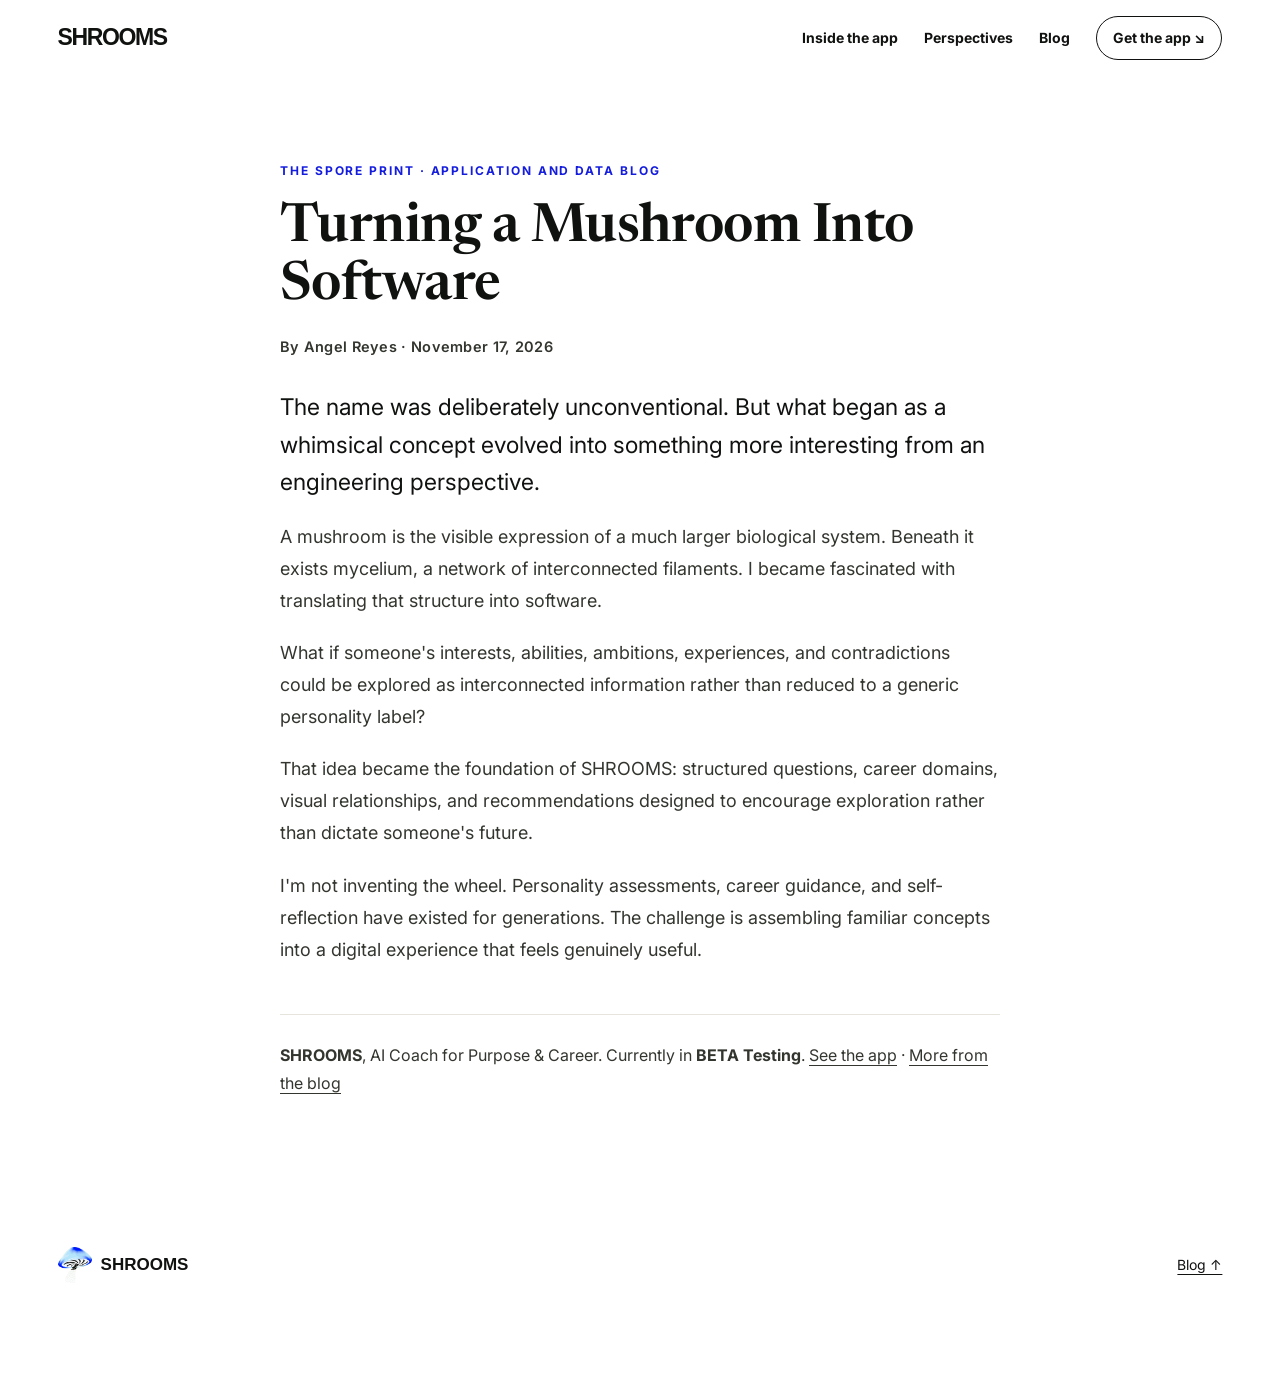
<file: blog/turning-a-mushroom-into-software.html>
<!doctype html>
<html lang="en">
<head>
<meta charset="utf-8">
<meta name="viewport" content="width=device-width, initial-scale=1">
<meta name="description" content="What began as a whimsical concept became an engineering problem: translating mycelium, a network of interconnected filaments, into software.">
<meta property="og:type" content="article">
<meta property="og:url" content="https://getshrooms.app/blog/turning-a-mushroom-into-software.html">
<meta property="og:title" content="Turning a Mushroom Into Software | SHROOMS Blog">
<meta property="og:description" content="What began as a whimsical concept became an engineering problem: translating mycelium, a network of interconnected filaments, into software.">
<meta property="og:image" content="https://getshrooms.app/assets/og-image.png">
<meta name="twitter:card" content="summary_large_image">
<meta name="twitter:title" content="Turning a Mushroom Into Software | SHROOMS Blog">
<meta name="twitter:description" content="What began as a whimsical concept became an engineering problem: translating mycelium, a network of interconnected filaments, into software.">
<meta name="twitter:image" content="https://getshrooms.app/assets/og-image.png">
<meta name="theme-color" content="#ffffff">
<title>Turning a Mushroom Into Software | SHROOMS Blog</title>
<link rel="icon" href="../assets/shrooms.png">
<link rel="preconnect" href="https://fonts.googleapis.com">
<link rel="preconnect" href="https://fonts.gstatic.com" crossorigin>
<link href="https://fonts.googleapis.com/css2?family=Archivo+Black&family=Inter:wght@400;500;600;700&family=Newsreader:opsz,wght@6..72,500;6..72,600;6..72,700&display=swap" rel="stylesheet">
<link rel="stylesheet" href="../style.css?v=20261117-execution">
<style>
 :root { color-scheme: light dark; --bg:#ffffff; --fg:#101210; --muted:#33362f; --line:#e6e4dc; --accent:#141cdd; }
 @media (prefers-color-scheme: dark) { :root { --bg:#0c0d0a; --fg:#f6f4ed; --muted:#d8d5c9; --line:#f6f4ed2e; --accent:#ceff00; } }
 body { background:var(--bg); color:var(--fg); font-family:"Inter",sans-serif; }
 .article { max-width:72ch; padding:clamp(44px,7vw,84px) 0 clamp(64px,9vw,110px); }
 .article .blog-kicker { font-size:12px; font-weight:700; letter-spacing:.16em; text-transform:uppercase; color:var(--accent); margin:0 0 18px; }
 .article h1 { font-family:"Newsreader",Georgia,serif; font-weight:600; font-size:clamp(34px,5vw,54px); line-height:1.08; letter-spacing:-.01em; margin:0 0 26px; }
 .article h2 { font-family:"Newsreader",Georgia,serif; font-weight:600; font-size:clamp(23px,3vw,31px); line-height:1.22; margin:46px 0 12px; }
 .article p { font-size:18px; line-height:1.78; color:var(--muted); margin:0 0 20px; }
 .article .standfirst { font-size:clamp(19px,2.4vw,23px); line-height:1.62; color:var(--fg); }
 .article .byline { font-size:14.5px; font-weight:600; letter-spacing:.02em; color:var(--muted); margin:-8px 0 30px; }
 .article .endmark { border-top:1px solid var(--line); margin-top:48px; padding-top:26px; }
 .article .endmark p { font-size:16px; }
</style>
<script type="application/ld+json">
{"@context":"https://schema.org","@type":"Article","headline":"Turning a Mushroom Into Software","description":"What began as a whimsical concept became an engineering problem: translating mycelium, a network of interconnected filaments, into software.","author":{"@type":"Person","name":"Angel Reyes"},"datePublished":"2026-11-17","publisher":{"@type":"Organization","name":"SHROOMS"},"mainEntityOfPage":"https://getshrooms.app/blog/turning-a-mushroom-into-software.html"}
</script>
<script async src="https://www.googletagmanager.com/gtm.js?id=GTM-KD65HXVJ"></script>
<script>
  window.dataLayer = window.dataLayer || [];
  function gtag(){dataLayer.push(arguments);}
  gtag('js', new Date());
</script>
</head>
<body>
<noscript><iframe src="https://www.googletagmanager.com/ns.html?id=GTM-KD65HXVJ" height="0" width="0" style="display:none;visibility:hidden"></iframe></noscript>
<header class="shell">
<a class="wordmark" href="../">SHROOMS</a>
<nav aria-label="Main"><a href="../#preview">Inside the app</a><a class="reviews-nav" href="../#reviews">Perspectives</a><a href="./">Blog</a><a class="store-link" href="../#download">Get the app ↘</a></nav>
</header>
<main>
<article class="article shell">
<p class="blog-kicker">The Spore Print · Application and Data Blog</p>
<h1>Turning a Mushroom Into Software</h1>
<p class="byline">By Angel Reyes · November 17, 2026</p>
<p class="standfirst">The name was deliberately unconventional. But what began as a whimsical concept evolved into something more interesting from an engineering perspective.</p>
<p>A mushroom is the visible expression of a much larger biological system. Beneath it exists mycelium, a network of interconnected filaments. I became fascinated with translating that structure into software.</p>
<p>What if someone's interests, abilities, ambitions, experiences, and contradictions could be explored as interconnected information rather than reduced to a generic personality label?</p>
<p>That idea became the foundation of SHROOMS: structured questions, career domains, visual relationships, and recommendations designed to encourage exploration rather than dictate someone's future.</p>
<p>I'm not inventing the wheel. Personality assessments, career guidance, and self-reflection have existed for generations. The challenge is assembling familiar concepts into a digital experience that feels genuinely useful.</p>
<div class="endmark">
<p><strong>SHROOMS</strong>, AI Coach for Purpose &amp; Career. Currently in <strong>BETA Testing</strong>. <a href="../#download">See the app</a> · <a href="./">More from the blog</a></p>
</div>
</article>
</main>
<footer class="shell"><a class="wordmark" href="../"><img src="../assets/shrooms.png" alt="">SHROOMS</a><a href="./">Blog ↑</a></footer>
</body>
</html>
</file>
<file: style.css>
:root {
 --ink:#0c0d0a;
 --paper:#f6f4ed;
 --lime:#ceff00;
 --blue:#141cdd;
}
* { box-sizing:border-box; }
html { scroll-behavior:smooth; }
body { margin:0; background:var(--ink); color:var(--paper); font:16px/1.55 "DM Sans",sans-serif; }
a { color:inherit; text-underline-offset:.25em; }
a:focus-visible { outline:3px solid #778eff; outline-offset:5px; }
.shell { width:min(1250px,91%); margin-inline:auto; }
header, footer { display:flex; justify-content:space-between; align-items:center; gap:12px; padding-block:19px; }
.wordmark { display:inline-flex; align-items:center; gap:8px; font:17px "Archivo Black",sans-serif; text-decoration:none; }
.wordmark img { width:35px; height:36px; object-fit:contain; }
nav { display:flex; align-items:center; gap:26px; font-size:14px; font-weight:700; }
nav a, .button { text-decoration:none; }
.store-link, .button { display:inline-flex; align-items:center; gap:12px; border-radius:100px; padding:10px 16px; border:1px solid currentColor; }
.store-link:hover { color:var(--lime); }
.hero { position:relative; isolation:isolate; overflow:hidden; color:var(--ink); background:var(--lime); }
.hero::before { content:""; position:absolute; z-index:-1; inset:0; background:radial-gradient(ellipse at 77% 36%,#f0ff86,transparent 55%); }
.stage { display:grid; grid-template-columns:minmax(0,1.15fr) minmax(0,1fr); min-height:min(690px,90vh); align-items:center; padding-block:58px; }
.hero-copy { position:relative; z-index:1; }
h1,h2,h3 { font:400 1em/.98 "Archivo Black",sans-serif; margin:0; }
h1 { font-size:clamp(45px,6.4vw,102px); letter-spacing:-.084em; }
h1 span,h1 em { display:block; }
h1 em { color:#151db4; font-style:normal; }
.lead { max-width:39ch; margin:24px 0; font-size:clamp(17px,2vw,22px); }
.button { background:var(--ink); color:var(--paper); font-weight:700; padding:13px 19px; }
.button:hover { background:var(--blue); }
.art { position:relative; display:grid; isolation:isolate; place-items:center; }
.art::before,.art::after { content:""; position:absolute; z-index:-1; width:110%; height:47%; border:1px solid #38410052; border-radius:50%; transform:rotate(-28deg); }
.art::after { width:123%; height:63%; }
.art img { width:min(100%,520px); height:auto; filter:drop-shadow(0 27px 30px #33480053); transform:rotate(-8deg); }
figcaption { display:flex; justify-content:space-between; gap:10px; margin-top:16px; font-size:13px; }
.eyebrow { font-size:13px; letter-spacing:.18em; font-weight:700; color:var(--lime); margin-bottom:18px; }
h2 { font-size:clamp(40px,5.7vw,76px); letter-spacing:-.075em; }
h3 { font-size:17px; }
.download { padding:64px 0; color:var(--ink); background:var(--paper); text-align:center; }
.app-art { width:100px; height:auto; border-radius:19px; margin-bottom:17px; }
.download p { font-size:20px; margin:16px 0; }
.badges { display:flex; justify-content:center; align-items:center; gap:12px; flex-wrap:wrap; }
.badges a { display:flex; align-items:center; min-height:56px; }
.badges img { display:block; height:56px; width:auto; }
.badges a:last-child img { height:82px; margin:-13px; }
.badges { gap:22px; }
footer { font-size:14px; }
@media (max-width:700px) {
 .stage { grid-template-columns:1fr; }
 h1 { font-size:clamp(37px,9.1vw,63px); }
 .stage { padding-block:43px 28px; gap:24px; min-height:0; }
 .art img { width:min(78%,365px); }
 .art::before,.art::after { max-width:100%; }
 nav a:first-child { display:none; }
}
@media (prefers-reduced-motion:no-preference) {
 h1 span { animation: enter-type .7s cubic-bezier(.18,.82,.28,1) both; }
 h1 em { animation: enter-type .8s .14s cubic-bezier(.18,.82,.28,1) both; }
 .art { animation: enter-art 1.1s .05s cubic-bezier(.18,.82,.28,1) both; }
}
@keyframes enter-type {
 from { clip-path:inset(100% 0 0); transform:translateY(.5em); }
 to { clip-path:inset(0); transform:none; }
}
@keyframes enter-art {
 from { opacity:0; transform:translate(12%,10%) rotate(15deg) scale(.79); }
 to { opacity:1; transform:none; }
}
@media (prefers-reduced-motion:reduce) { html { scroll-behavior:auto; } }

/* Keep the entire wordmark stem visible against the lime field. */
.art { padding:18px 12px 35px; }
.art img { position:relative; width:min(100%,480px); transform:rotate(-6deg); }
.art::before,.art::after { transform:rotate(-26deg); }
.orbit {
 position:absolute;
 width:105%;
 height:46%;
 border-radius:50%;
 border:1px solid #35410055;
 transform:rotate(-26deg);
}
.orbit::after {
 content:"";
 position:absolute;
 left:13%;
 bottom:13%;
 width:12px;
 height:12px;
 border-radius:50%;
 background:var(--blue);
}
@media (prefers-reduced-motion:no-preference) {
 .art img { animation:float-art 5s .95s ease-in-out both; }
 .orbit { animation:orbit-in 1.5s .25s ease-out both; }
}
@keyframes float-art {
 0%,100% { transform:translateY(0) rotate(-6deg); }
 48% { transform:translateY(-14px) rotate(-3deg); }
}
@keyframes orbit-in {
 from { opacity:0; transform:rotate(6deg) scale(.7); }
 to { opacity:1; transform:rotate(-26deg) scale(1); }
}
@media (max-width:700px) {
 .art { padding:10px 8px 22px; }
 .art img { width:min(75%,345px); }
 .orbit { width:95%; }
}

.opening { position:relative; min-width:0; }
.opening-control {
 position:absolute;
 z-index:2;
 right:4%;
 bottom:0;
 background:var(--lime);
 color:var(--ink);
 border:1px solid currentColor;
 border-radius:100px;
 padding:7px 13px;
 font:700 13px "DM Sans",sans-serif;
 cursor:pointer;
}
.opening-control:focus-visible { outline:3px solid var(--blue); outline-offset:4px; }
 .sequence {
 display:none;
 position:absolute;
 inset:0 0 37px;
 overflow:hidden;
 border-radius:28px;
 background:#141cdd;
 color:var(--paper);
}
.playing .sequence { display:block; }
.playing .art { visibility:hidden; }
.sequence-diagram { position:absolute; inset:8% 8% 33%; }
.sequence-axis {
 position:absolute;
 inset:0;
 border:1px solid #ffffff70;
 border-radius:50%;
}
.sequence-diagram i {
 position:absolute;
 top:0;
 left:0;
 width:100%;
 height:12px;
 border-radius:50px;
 background:var(--lime);
 transform-origin:left center;
}
.sequence-copy { position:absolute; inset:auto 8% 10%; }
.sequence-copy span { color:var(--lime); font-size:12px; font-weight:700; letter-spacing:.12em; }
.sequence-copy strong {
 display:block;
 margin-top:10px;
 max-width:15ch;
 font:400 clamp(23px,3.6vw,52px)/1.02 "Archivo Black",sans-serif;
 letter-spacing:-.055em;
}
.sequence-progress { position:absolute; inset:auto 0 0; height:3px; background:var(--lime); transform-origin:left; }
@media (max-width:700px) { .opening { padding-bottom:28px; } }
@media (prefers-reduced-motion:reduce) {
 .playing .sequence { display:none; }
 .playing .art { visibility:visible; }
}

.sequence-logo {
 position:absolute;
 inset:0;
 margin:auto;
 width:71%;
 height:84%;
 object-fit:contain;
 opacity:0;
 filter:drop-shadow(0 0 10px #f6f4eda6);
 pointer-events:none;
}

/* Launch identity and editorial rhythm. */
header { padding-block:16px; }
header .wordmark { letter-spacing:-.06em; font-size:23px; }
.hero { background:#cfff08; }
.hero::before { background:radial-gradient(ellipse at 76% 48%,#f2ffb1,transparent 57%); }
.hero-kicker { font-size:12px; font-weight:700; letter-spacing:.16em; margin:0 0 20px; }
.stage { position:relative; grid-template-columns:minmax(0,1fr) minmax(0,1fr); min-height:clamp(600px,56vw,830px); }
.art img { width:min(100%,600px); }
.dither { position:absolute; inset:0; width:100%; height:100%; pointer-events:none; }
.download { text-align:left; padding:clamp(55px,8vw,115px) 0; }
.download>.shell { display:grid; grid-template-columns:minmax(0, .8fr) minmax(0,1.2fr); gap:clamp(24px,7vw,96px); align-items:center; }
.app-art { width:min(100%,370px); justify-self:center; margin:0; border-radius:22%; }
.download .app-name { font-weight:700; font-size:14px; letter-spacing:.15em; margin:0 0 12px; }
.badges { justify-content:flex-start; }
@media (max-width:700px) {
 .stage,.download>.shell { grid-template-columns:1fr; }
 .stage { min-height:0; }
 .art img { width:min(90%,420px); }
 .download { text-align:center; }
 .app-art { width:min(76%,300px); }
 .badges { justify-content:center; }
}

.hero-field {
 position:absolute;
 inset:0;
 pointer-events:none;
 overflow:hidden;
}
.hero-field i {
 position:absolute;
 width:clamp(540px,77vw,1300px);
 aspect-ratio:1;
 top:50%;
 left:77%;
 border:1px solid #1728002c;
 border-radius:43% 57% 62% 38% / 51% 42% 58% 49%;
 transform:translate(-50%,-50%) rotate(var(--angle)) scale(var(--size));
 background:repeating-radial-gradient(ellipse at center,#54760013 0 1px,transparent 2px 21px);
 mask-image:radial-gradient(ellipse at center,transparent 37%,#000 62%,transparent 75%);
}
.hero-field i:nth-child(1) { --angle:-25deg; --size:1; }
.hero-field i:nth-child(2) { --angle:33deg; --size:.83; }
.hero-field i:nth-child(3) { --angle:-48deg; --size:1.17; }
@media (prefers-reduced-motion:no-preference) {
 .hero-field i { animation:terrain-sweep 4.8s cubic-bezier(.2,.65,.24,1) both; }
 .hero-field i:nth-child(2) { animation-delay:.08s; }
 .hero-field i:nth-child(3) { animation-delay:.16s; }
}
@keyframes terrain-sweep {
 0% { opacity:0; transform:translate(-55%,-46%) rotate(calc(var(--angle) - 35deg)) scale(calc(var(--size) * .62)); }
 42% { opacity:1; }
 100% { transform:translate(-50%,-50%) rotate(var(--angle)) scale(var(--size)); }
}
@media (max-width:700px) {
 .hero-field i { top:70%; left:56%; }
}

.hero h1 { font-size:clamp(46px,5.85vw,90px); text-wrap:balance; }
@media (max-width:700px) {
 .hero h1 { font-size:clamp(36px,8.9vw,62px); }
}

/* Social Proof 16 Block (ReactBits Pro layout) */
.social-proof-16 {
 background: #12142d;
 padding-block: clamp(60px, 8vw, 115px);
 border-top: 1px solid #282d5a;
 border-bottom: 1px solid #282d5a;
}
.sp16-container {
 display: grid;
 grid-template-columns: minmax(0, 1fr) minmax(0, 1.2fr);
 gap: clamp(32px, 5vw, 64px);
 align-items: center;
}
.sp16-featured {
 display: flex;
 flex-direction: column;
 gap: 22px;
}
.sp16-tag {
 display: inline-flex;
 align-items: center;
 gap: 12px;
 font-size: 13px;
 font-weight: 700;
 letter-spacing: .12em;
 color: var(--lime);
}
.sp16-quote {
 margin: 0;
 font: 400 clamp(24px, 3.2vw, 40px)/1.15 "Archivo Black", sans-serif;
 letter-spacing: -.04em;
 color: var(--paper);
}
.sp16-author {
 display: flex;
 align-items: center;
 gap: 14px;
}
.sp16-avatar {
 width: 48px;
 height: 48px;
 border-radius: 50%;
 background: var(--lime);
 color: var(--ink);
 font: 700 16px/48px "Archivo Black", sans-serif;
 text-align: center;
 flex-shrink: 0;
}
.sp16-meta strong {
 display: block;
 font-size: 16px;
 color: var(--paper);
}
.sp16-meta span {
 font-size: 13px;
 color: #a4a9d6;
}
.sp16-grid {
 display: grid;
 grid-template-columns: repeat(2, minmax(0, 1fr));
 gap: 14px;
}
.sp16-card {
 background: #1a1e42;
 border: 1px solid #363c72;
 border-radius: 18px;
 padding: 18px 20px;
 display: flex;
 flex-direction: column;
 gap: 12px;
 transition: transform .2s ease, border-color .2s ease;
}
.sp16-card:hover {
 transform: translateY(-2px);
 border-color: #5d66ad;
}
.sp16-card-header {
 display: flex;
 justify-content: space-between;
 align-items: center;
 gap: 10px;
}
.sp16-user {
 display: flex;
 align-items: center;
 gap: 10px;
}
.sp16-pic {
 width: 32px;
 height: 32px;
 border-radius: 50%;
 background: #2b3164;
 color: var(--lime);
 font: 700 12px/32px "DM Sans", sans-serif;
 text-align: center;
 flex-shrink: 0;
}
.sp16-user strong {
 display: block;
 font-size: 14px;
 line-height: 1.2;
 color: var(--paper);
}
.sp16-user span {
 display: block;
 font-size: 12px;
 color: #8b92c4;
}
.sp16-pill {
 font-size: 11px;
 font-weight: 700;
 text-transform: uppercase;
 letter-spacing: .08em;
 padding: 3px 8px;
 border-radius: 100px;
 background: #2b3164;
 color: var(--lime);
}
.sp16-card p {
 margin: 0;
 font-size: 14px;
 line-height: 1.45;
 color: #dde1ff;
}
@media (max-width: 900px) {
 .sp16-container { grid-template-columns: 1fr; }
}
@media (max-width: 520px) {
 .sp16-grid { grid-template-columns: 1fr; }
}

/* Hero: the green becomes a glow in the dark, not a wall. */
.hero {
 color:var(--paper);
 background:radial-gradient(ellipse 55% 75% at 72% 52%,#7d9a05 0%,#3a4a06 30%,#151b0a 58%,#0b0d09 82%);
}
.hero::before { background:radial-gradient(circle at 71% 56%,#dcff4dcc 0,#b6e10055 17%,transparent 36%); }
.hero-kicker { color:var(--lime); }
.hero .lead { color:#d4d7c8; }
h1 em { color:var(--lime); }
.hero .button { background:var(--lime); color:var(--ink); }
.hero .button:hover { background:var(--paper); }
.hero-field i {
 border-color:#ceff001c;
 background:repeating-radial-gradient(ellipse at center,#ceff000d 0 1px,transparent 2px 21px);
}
.orbit, .art::before, .art::after { border-color:#ceff0033; }
.art img { filter:drop-shadow(0 30px 40px #000a); }
@media (max-width:700px) {
 .hero { background:radial-gradient(ellipse 90% 45% at 50% 78%,#7d9a05 0%,#3a4a06 34%,#151b0a 66%,#0b0d09 90%); }
 .hero::before { background:radial-gradient(circle at 50% 80%,#dcff4dcc 0,#b6e10055 24%,transparent 48%); }
}

/* THE TRIP stream: noise in, three directions out, the phone in the middle. */
.stream {
 position:relative;
 overflow:hidden;
 padding-block:clamp(64px,9vw,120px) clamp(48px,6vw,84px);
 background:radial-gradient(ellipse 55% 45% at 50% 56%,#18200d 0%,#0c0d0a 72%);
}
.stream-head { text-align:center; }
.stream-head h2 em { color:var(--lime); font-style:normal; }
.stream-head .lead { max-width:46ch; margin-inline:auto; color:#c9ccbe; }
.stream-stage { position:relative; display:grid; place-items:center; height:clamp(660px,58vw,760px); }
.stream-canvas { position:absolute; inset:0; width:100%; height:100%; }
.stream-device {
 position:relative;
 z-index:1;
 margin:0;
 width:300px;
 transform:perspective(1200px) rotateX(var(--tilt-x,0deg)) rotateY(var(--tilt-y,0deg));
 transition:transform .6s cubic-bezier(.2,.8,.2,1);
}
.stream-device::after {
 content:"";
 position:absolute;
 z-index:3;
 inset:10px;
 border-radius:44px;
 pointer-events:none;
 background:radial-gradient(circle at var(--glare-x,28%) var(--glare-y,8%),#ffffff1c,transparent 42%);
}
.phone {
 position:relative;
 padding:10px;
 border-radius:54px;
 background:linear-gradient(150deg,#55594f,#1b1d18 22%,#0d0e0b 70%,#43473e);
 box-shadow:inset 0 0 0 1.5px #767b6e,inset 0 0 0 4px #0a0b08,0 50px 90px -30px #000,0 0 120px -20px #ceff0040;
}
.phone::before,.phone::after {
 content:"";
 position:absolute;
 width:3px;
 border-radius:2px;
 background:#5d6155;
}
.phone::before { right:-3px; top:26%; height:13%; }
.phone::after { left:-3px; top:20%; height:8%; box-shadow:0 70px 0 #5d6155; }
.phone-island {
 position:absolute;
 z-index:2;
 top:21px;
 left:50%;
 width:92px;
 height:27px;
 margin-left:-46px;
 border-radius:20px;
 background:#000;
}
.device-screen {
 position:relative;
 height:600px;
 overflow:hidden auto;
 scrollbar-width:none;
 border-radius:44px;
 background:linear-gradient(180deg,#18200d,#0b0c09 50%);
}
.phone-status { display:flex; justify-content:space-between; align-items:center; padding:0 14px 0 16px; margin:-36px 0 26px; font-size:13px; font-weight:700; }
.phone-signal { display:flex; align-items:flex-end; gap:2px; height:10px; }
.phone-signal i { width:3px; border-radius:1px; background:var(--paper); }
.phone-signal i:nth-child(1) { height:4px; }
.phone-signal i:nth-child(2) { height:6px; }
.phone-signal i:nth-child(3) { height:8px; }
.phone-signal i:nth-child(4) { height:10px; }
.phone-demo { color:var(--paper); padding:54px 18px 24px; }
.demo-label { margin:0 0 12px; font-size:11px; font-weight:700; letter-spacing:.16em; color:var(--lime); }
.demo-stages { display:flex; gap:4px; padding:4px; border-radius:13px; background:#ffffff0f; }
.demo-stages button {
 flex:1;
 border:0;
 border-radius:9px;
 padding:8px 4px;
 background:transparent;
 color:#b9bcae;
 font:600 12px "DM Sans",sans-serif;
 cursor:pointer;
}
.demo-stages button[aria-pressed="true"] { background:var(--lime); color:var(--ink); }
.phone-demo h3 { margin-top:22px; font-size:25px; line-height:1.06; letter-spacing:-.045em; }
.phone-demo fieldset { border:0; padding:0; margin:18px 0; min-width:0; }
.phone-demo legend { margin-bottom:4px; font-size:12px; color:#a9ac9f; }
.phone-demo label {
 display:flex;
 gap:10px;
 margin:8px 0;
 padding:12px;
 border:1px solid #ffffff1f;
 border-radius:14px;
 background:#ffffff08;
 font-size:14px;
 line-height:1.3;
 cursor:pointer;
 transition:border-color .2s,background-color .2s;
}
.phone-demo label:has(input:checked) { border-color:var(--lime); background:#ceff0012; }
.phone-demo input { accent-color:var(--lime); flex:none; }
.phone-demo p { font-size:14px; color:#c9ccbe; }
.phone-demo #demo-reveal img { display:block; width:100%; height:auto; border-radius:14px; }
.demo-next {
 width:100%;
 border:0;
 border-radius:100px;
 padding:13px;
 background:#ffffff1a;
 color:var(--paper);
 font:700 14px "DM Sans",sans-serif;
 cursor:pointer;
}
.demo-next:not(:disabled) { background:var(--lime); color:var(--ink); }
.demo-next:disabled { opacity:.5; cursor:default; }
.stream-legend { position:relative; z-index:2; display:grid; grid-template-columns:repeat(3,minmax(0,1fr)); gap:24px; text-align:center; }
.stream-legend span { font:700 11px monospace; letter-spacing:.12em; color:var(--lime); }
.stream-legend h3 { margin:8px 0; font-size:20px; letter-spacing:-.03em; }
.stream-legend p { max-width:28ch; margin:0 auto; font-size:14px; color:#a9ac9f; }
.stream-foot { margin-top:30px; text-align:center; }
.demo-motion {
 border:1px solid #ffffff33;
 border-radius:100px;
 padding:7px 14px;
 background:transparent;
 color:#c9ccbe;
 font:600 13px "DM Sans",sans-serif;
 cursor:pointer;
}
.demo-motion[aria-pressed="true"] { border-color:var(--lime); }
@media (max-width:759px) {
 .stream-stage { height:900px; }
 .stream-device { width:min(290px,80vw); }
 .device-screen { height:560px; }
 .stream-legend { grid-template-columns:1fr; gap:22px; }
}
@media (prefers-reduced-motion:reduce) {
 .stream-device { transition:none; }
 .demo-motion { display:none; }
}

/* A bright field keeps the full blue cap and black stem legible. */
.hero { background:#d8f88b; color:#17200d; }
.hero::before { background:radial-gradient(ellipse at 77% 45%,#f4ffd9 0%,#e9ffb9 28%,transparent 66%); }
.hero .hero-kicker { color:#28359f; text-transform:uppercase; }
.hero .lead { color:#29321d; }
.hero h1 em { color:#2535ad; }
.hero .button { background:#17200d; color:#f6f4ed; }
.hero .button:hover { background:#2535ad; }
.hero .art img { filter:drop-shadow(0 22px 27px #33450038); }
.hero-field { opacity:.38; }
.wave-words {
 position:absolute;
 inset:5% -20% 0 38%;
 display:flex;
 flex-direction:column;
 justify-content:center;
 gap:10px;
 transform:perspective(700px) rotateX(32deg) rotateZ(-14deg);
 overflow:hidden;
 pointer-events:none;
 opacity:.12;
 mask-image:radial-gradient(ellipse,#000 15%,transparent 70%);
}
.wave-words span {
 white-space:nowrap;
 font:400 clamp(22px,3.8vw,60px)/1.1 "Archivo Black",sans-serif;
 letter-spacing:-.035em;
 color:#3b51a2;
}
@media (prefers-reduced-motion:no-preference) {
 .wave-words span { animation:word-swell 4s ease-in-out 1; animation-delay:calc(var(--row) * 90ms); }
 .vapor-heading { animation:vapor-arrival 1.2s ease-out both; }
}
@keyframes word-swell {
 0%,100% { transform:translateX(0); }
 50% { transform:translateX(-55px) translateY(-7px); }
}
@keyframes vapor-arrival {
 from { opacity:0; filter:blur(8px); letter-spacing:.24em; transform:translateY(7px); }
 to { opacity:1; filter:blur(0); letter-spacing:.16em; transform:none; }
}
@media(max-width:700px) { .wave-words { inset:33% -35% 0 -15%; } }

/* Match the electric lime of the SHROOMS icon. */
.hero { background:#ceff00; }
.hero::before {
 background:radial-gradient(ellipse at 75% 46%,#e1ff73 0%,#d5ff36 32%,#ceff00 70%);
}
.hero .lead { color:#20270d; }
.wave-words { opacity:.055; }
.hero-field { opacity:.18; }
.hero .art img { filter:drop-shadow(0 18px 22px #43560028); }

.hero { background:#ceff00; }
.hero::before { background:none; }
.wave-words {
 inset:-8% -22% -8% -10%;
 opacity:.22;
 gap:14px;
 mask-image:radial-gradient(ellipse 25% 48% at 77% 48%,transparent 18%,#0004 54%,#000 100%);
}
.wave-words span { color:#304d8c; }
.hero-field { opacity:.25; }
@media (prefers-reduced-motion:no-preference) {
 .wave-words span { animation:word-swell 4.5s ease-in-out both; animation-delay:calc(var(--row) * 110ms); }
}
@media(max-width:700px) {
 .wave-words {
 inset:0 -35%;
 mask-image:radial-gradient(ellipse 38% 31% at 50% 74%,transparent 20%,#0004 60%,#000 100%);
 }
}

.background-motion {
 position:absolute;
 z-index:3;
 bottom:12px;
 left:4.5%;
 border:1px solid #17200d55;
 border-radius:30px;
 background:#ceff00de;
 color:#17200d;
 padding:7px 12px;
 font:600 12px "DM Sans",sans-serif;
 cursor:pointer;
}
@media(prefers-reduced-motion:no-preference) {
 .wave-words span {
 animation:word-swell 5.5s ease-in-out infinite;
 animation-delay:calc(var(--row) * -350ms);
 }
 .hero.background-paused .wave-words span { animation-play-state:paused; }
}
@media(prefers-reduced-motion:reduce) { .background-motion { display:none; } }

.wave-field {
 position:absolute;
 inset:0;
 display:block;
 width:100%;
 height:100%;
 pointer-events:none;
}
.hero .hero-field { display:none; }
.hero .stage { position:relative; z-index:1; }

@media(max-width:759px) {
 header.shell { padding-block:14px; }
 header .wordmark { font-size:21px; }
 header nav { gap:10px; font-size:12px; }
 header nav .reviews-nav { display:none; }
 .hero .stage { padding-block:38px 25px; gap:8px; }
 .hero h1 { font-size:clamp(39px,10vw,64px); letter-spacing:-.065em; }
 .hero .lead { font-size:17px; line-height:1.5; margin-block:18px; }
 .hero-kicker { font-size:10px; letter-spacing:.12em; }
 .opening { padding-bottom:0; }
 .art { padding:12px 8px; }
 .art img { width:min(86%,360px); }
 .stream-head h2 { font-size:clamp(36px,9vw,60px); }
 .stream-stage { height:760px; }
 .stream-device { width:min(290px,76vw); }
 .device-screen { height:540px; }
 .download h2 { font-size:clamp(36px,9vw,58px); }
 .badges { gap:18px; }
 .badges img { max-width:42vw; object-fit:contain; }
 footer { gap:16px; }
}
@media(max-width:380px) {
 header nav .store-link { padding:8px 10px; }
 .hero h1 { font-size:37px; }
 .phone-demo h3 { font-size:22px; }
 .demo-stages button { font-size:11px; }
}

/* === LIQUID MOCK LAYER (candidate, not live) ==============================
 Hero goes dark-pool: WebGL liquid replaces the word wave. Copy flips to
 paper/lime. Mobile hero tightened: smaller art, less tower. */
.hero {
 color: var(--paper);
 background: radial-gradient(ellipse 90% 70% at 50% 30%, #22300a 0%, #121a05 45%, #0b0d09 100%);
}
.liquid-field {
 position: absolute; inset: 0; width: 100%; height: 100%;
 z-index: 0; pointer-events: none;
}
.hero .stage { position: relative; z-index: 2; }
.hero .hero-field, .hero .dither { display: none; }
.hero .hero-kicker { color: var(--lime); }
.hero h1 { color: var(--paper); }
.hero h1 em { color: var(--lime); }
.hero .lead { color: #e9ecdd; }
.hero .button {
 background: var(--lime); color: #131503; border-color: transparent;
 box-shadow: 0 10px 34px rgba(160, 220, 0, .28);
}
@media (max-width: 700px) {
 .hero .stage { padding-top: 34px; padding-bottom: 8px; }
 .hero .lead { font-size: 17px; line-height: 1.5; }
 .opening { margin-top: 10px; }
 .opening .art { max-width: 300px; margin-inline: auto; }
 .opening .art img { width: 100%; height: auto; }
}

.stream {
 background:radial-gradient(ellipse at 8% 58%,#222b70 0%,transparent 47%),
 radial-gradient(ellipse at 91% 62%,#354210 0%,transparent 42%),
 #0b0d16;
}
.stream-device { filter:drop-shadow(0 28px 45px #0009); }
@media(max-width:759px) {
 .stream {
 background:radial-gradient(ellipse at 50% 29%,#222b70 0%,transparent 40%),
 radial-gradient(ellipse at 50% 78%,#354210 0%,transparent 36%),#0b0d16;
 }
}

.hero { background:#ceff00; color:#17200d; }
.hero::before { background:none; }
.hero .lead { color:#20270d; }
.hero .hero-kicker { color:#28359f; }
.hero h1 em { color:#2535ad; }
.hero .button { background:#17200d; color:#f6f4ed; }
.hero .hero-field { display:none; }
.neural-field {
 position:absolute;
 inset:0;
 width:100%;
 height:100%;
 pointer-events:none;
 mask-image:radial-gradient(ellipse 25% 45% at 77% 48%,#0001 12%,#0005 45%,#000 85%);
}
.hero .stage { position:relative; z-index:1; }
.hero .art img { filter:drop-shadow(0 18px 22px #43560028); }
@media(max-width:759px) {
 .neural-field { mask-image:radial-gradient(ellipse 39% 28% at 53% 69%,#0001 10%,#0006 55%,#000 95%); }
}

body { font-family:"Instrument Sans",sans-serif; }
h1,h2,h3,.wordmark {
 font-family:"Space Grotesk",sans-serif;
 font-weight:600;
}
h1,.hero h1 { letter-spacing:-.055em; line-height:1.04; }
h2 { letter-spacing:-.045em; line-height:1.07; }
h3 { letter-spacing:-.025em; }
.hero .hero-kicker { letter-spacing:.14em; font-weight:600; }
.hero .lead { line-height:1.55; }
.orbit::after { display:none; }
.art::before,.art::after { display:none; }
.neural-field {
 opacity:.85;
 mask-image:radial-gradient(ellipse 28% 48% at 77% 48%,#0001 12%,#0006 50%,#000 90%);
}
@media(max-width:759px) {
 .neural-field { mask-image:radial-gradient(ellipse 42% 30% at 53% 69%,#0001 12%,#0007 65%,#000 100%); }
}

.mushroom-experiment { position:relative; background:#080d0c; overflow:hidden; }
.mushroom-field { display:block; width:100%; height:clamp(560px,62vw,760px); }
.garden-caption { position:absolute; top:34px; left:4.5%; right:4.5%; pointer-events:none; }
.garden-caption p { color:#ceff00; font-size:11px; letter-spacing:.15em; }
.garden-caption h2 { font-size:clamp(26px,4vw,48px); color:#e6eee8; }

.garden-caption h2 { color:#b8c9bb; font-weight:500; text-shadow:0 2px 18px #080d0c; }
.garden-caption p { color:#b5d570; }
.garden-caption {
 padding-bottom:24px;
 background:linear-gradient(180deg,#080d0cb3,transparent);
}

.garden-caption h2 { max-width:24ch; line-height:1.08; }
.garden-caption .garden-thought {
 max-width:43ch;
 color:#c5d2c4;
 font-size:clamp(13px,1.4vw,17px);
 letter-spacing:0;
 line-height:1.5;
 text-shadow:0 2px 12px #080d0c;
}

body { padding-bottom:92px; }
.floating-download {
 position:fixed; bottom:max(16px,env(safe-area-inset-bottom)); right:4%;
 z-index:20; display:flex; align-items:center; gap:12px;
 padding:8px 8px 8px 17px; border:1px solid #ceff0040;
 border-radius:40px; background:#101910ed; box-shadow:0 7px 26px #0005;
}
.floating-download a {
 display:block; background:#ceff00; color:#17200d; border-radius:30px;
 padding:12px 20px; font-weight:700; text-decoration:none;
}
.download-status { color:#d3decb; font-size:12px; }
@media(max-width:759px) {
 .hero .stage { grid-template-columns:minmax(0,1fr); gap:20px; }
 .hero .art img { width:min(86%,340px); }
 .floating-download { left:4%; right:4%; justify-content:space-between; gap:8px; }
 .floating-download a { padding:12px 16px; }
}
.hero { background:#ceff00; color:#17200d; }
.hero .lead { color:#20270d; }
.hero .hero-kicker { color:#28359f; }
.hero h1 { color:#17200d; font-family:"Space Grotesk",sans-serif; font-weight:600; text-shadow:none; }
.hero h1 em { color:#2535ad; text-shadow:none; }
.hero .button { background:#17200d; color:#f6f4ed; }

/* Mobile hero order (owner direction, 2026-11-18): on phones the headline
 comes first and the mushroom sits UNDER "Who taught you what to want?" */
@media (max-width:700px) {
 .stage { grid-template-columns:1fr !important; }
 .stage .hero-copy { order:1; }
 .stage .opening { order:2; justify-self:center; }
}

/* Mobile hero refinement (owner direction, 2026-11-18): the mushroom sits
 between the headline and the "Everyone has an opinion" lead line, and the
 top "Get the app" call-to-action is hidden on phones (kept on desktop). */
@media (max-width:700px) {
 .stage { display:flex; flex-direction:column; }
 .hero-copy { display:contents; }
 .stage .hero-kicker { order:1; }
 .stage h1 { order:2; }
 .stage .opening { order:3; align-self:center; width:100%; }
 .stage .lead { order:4; }
 .stage .button { order:5; align-self:flex-start; }
 header nav .store-link { display:none; }
}


/* Footer logo on dark backgrounds (owner direction, 2026-11-18): white-stem
 variant of the SHROOMS mark, embedded so the black stem lettering stays
 legible on black. Scoped to footer wordmarks only. */
footer .wordmark img { content:url("[data-uri]"); }
</file>
